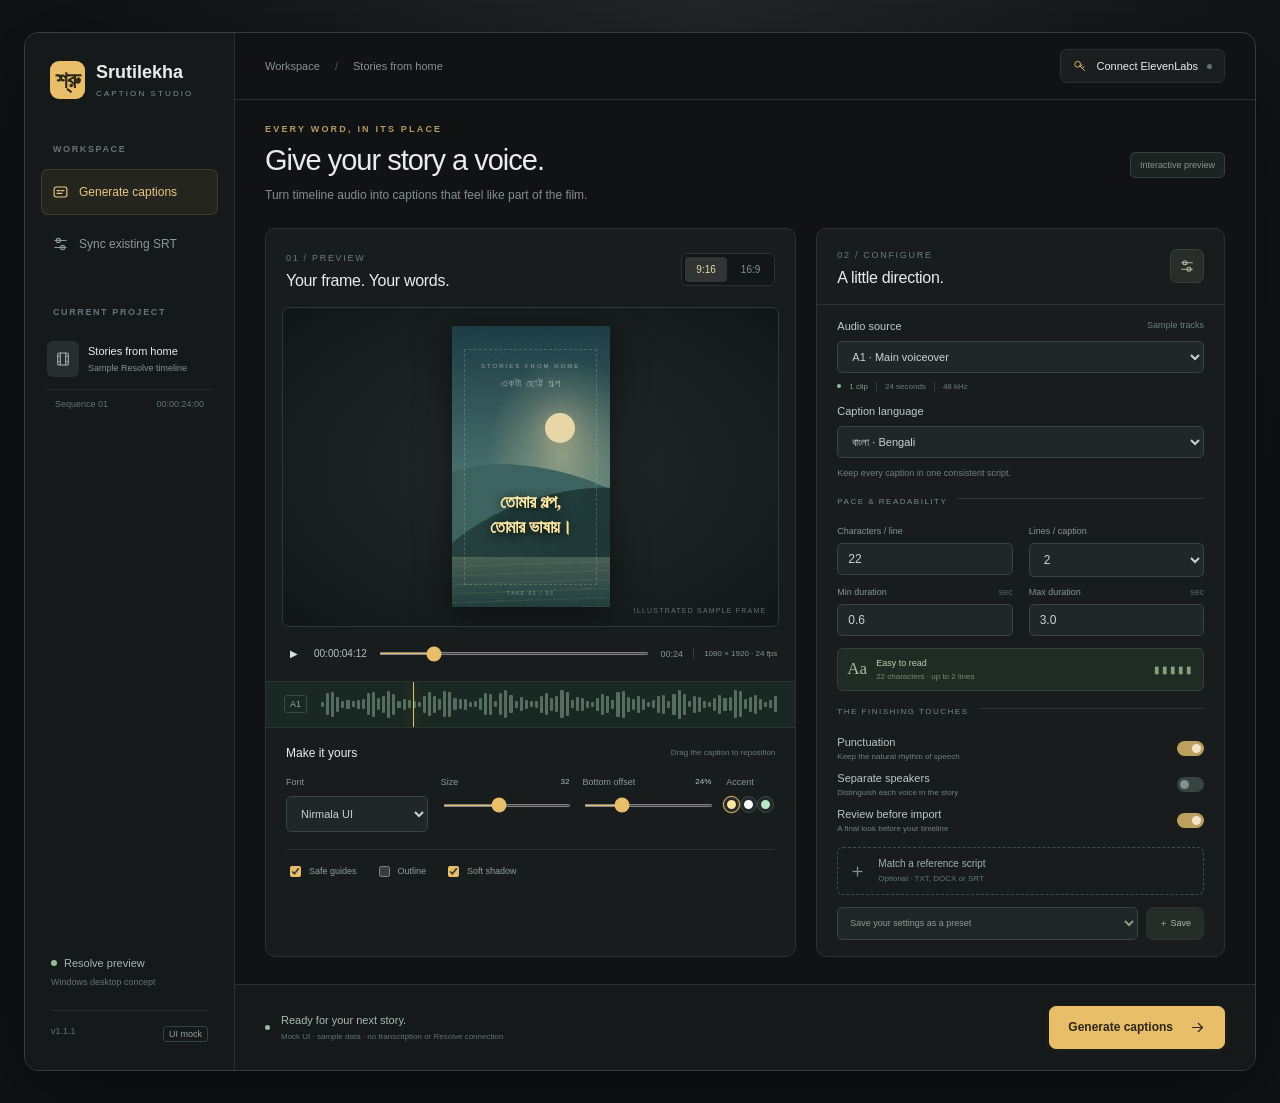
<file: browser-preview/index.html>
<!doctype html>
<html lang="en">
<head><meta charset="utf-8"><meta name="viewport" content="width=device-width,initial-scale=1"><title>Srutilekha · Caption studio</title><link rel="stylesheet" href="studio.css"></head>
<body>
<svg class="svg-library" xmlns="http://www.w3.org/2000/svg"><defs>
<symbol id="i-captions" viewBox="0 0 24 24"><rect x="3" y="5" width="18" height="14" rx="3"/><path d="M7 10h4m2 0h4M7 14h7"/></symbol>
<symbol id="i-sliders" viewBox="0 0 24 24"><path d="M4 7h16M4 17h16"/><circle cx="9" cy="7" r="3"/><circle cx="15" cy="17" r="3"/></symbol>
<symbol id="i-key" viewBox="0 0 24 24"><circle cx="8" cy="9" r="5"/><path d="m12 12 8 8m-4-4 3-3m-6 0 3-3"/></symbol>
<symbol id="i-arrow" viewBox="0 0 24 24"><path d="M5 12h14m-6-6 6 6-6 6"/></symbol>
<symbol id="i-film" viewBox="0 0 24 24"><rect x="4" y="3" width="16" height="18" rx="2"/><path d="M8 3v18M16 3v18M4 8h4m8 0h4M4 16h4m8 0h4"/></symbol>
<symbol id="i-check" viewBox="0 0 24 24"><path d="m5 12 4 4L19 6"/></symbol>
</defs></svg>
<div class="workspace">
<aside class="rail">
<a class="brand" href="#"><span class="brand-mark">শ্রু</span><span>Srutilekha<small>CAPTION STUDIO</small></span></a>
<div class="rail-label">WORKSPACE</div>
<button class="nav active" data-view="generate"><svg><use href="#i-captions"/></svg>Generate captions</button>
<button class="nav" data-view="sync"><svg><use href="#i-sliders"/></svg>Sync existing SRT</button>
<div class="rail-label projects-label">CURRENT PROJECT</div>
<div class="project"><span class="project-icon"><svg><use href="#i-film"/></svg></span><div>Stories from home<small>Sample Resolve timeline</small></div></div>
<div class="project-meta"><span>Sequence 01</span><span>00:00:24:00</span></div>
<div class="rail-bottom"><div class="resolve-state"><i></i> Resolve preview</div><small>Windows desktop concept</small><span class="version">v1.1.1 <span>UI mock</span></span></div>
</aside>
<div class="main">
<header><div class="breadcrumb">Workspace <span>/</span> Stories from home</div><button class="account" id="apiOpen"><svg><use href="#i-key"/></svg><span id="accountLabel">Connect ElevenLabs</span><i id="accountDot"></i></button></header>
<div class="page-heading"><div><div class="eyebrow">EVERY WORD, IN ITS PLACE</div><h1 id="pageTitle">Give your story a voice.</h1><p id="pageDescription">Turn timeline audio into captions that feel like part of the film.</p></div><span class="demo-badge">Interactive preview</span></div>
<div class="mobile-tabs"><button class="active" data-view="generate">Generate captions</button><button data-view="sync">Sync existing SRT</button></div>
<div class="studio-grid">
<section class="preview-panel">
<div class="panel-top"><div><span class="section-kicker">01 / PREVIEW</span><h2>Your frame. Your words.</h2></div><div class="segments"><button id="reel" class="active" aria-pressed="true">9:16</button><button id="hd" aria-pressed="false">16:9</button></div></div>
<div class="viewer" id="viewer"><div class="screen" id="screen" role="img" aria-label="Illustrated sample film frame with draggable subtitle"><div class="sky-glow"></div><div class="sun"></div><div class="hill hill-back"></div><div class="hill hill-front"></div><div class="water"></div><div class="film-grain"></div><div class="frame-label">STORIES FROM HOME<span>একটা ছোট্ট গল্প</span></div><div class="safe" id="safe"></div><div class="caption" id="caption">তোমার গল্প,<br>তোমার ভাষায়।</div><div class="frame-counter">TAKE 01 / 03</div></div><span class="viewer-note">ILLUSTRATED SAMPLE FRAME</span></div>
<div class="transport"><button id="play" aria-label="Play sample caption preview">▶</button><span class="time" id="time">00:00:04:12</span><input id="scrub" aria-label="Sample playhead" type="range" min="0" max="24" step="0.1" value="4.5"><span class="duration">00:24</span><span class="frame-spec" id="frameSpec">1080 × 1920 · 24 fps</span></div>
<div class="waveform" id="waveform" aria-hidden="true"><span class="wave-label">A1</span><div id="waveBars"></div><div class="wave-playhead" id="wavePlayhead"></div></div>
<div class="caption-style"><div class="style-title"><h3>Make it yours</h3><span>Drag the caption to reposition</span></div><div class="style-controls"><label>Font<select id="font"><option>Nirmala UI</option><option>Segoe UI</option><option>Arial</option></select></label><label>Size <output id="sizeValue">32</output><input id="size" type="range" min="20" max="48" value="32"></label><label>Bottom offset <output id="heightValue">24%</output><input id="height" type="range" min="8" max="70" value="24"></label><fieldset class="color-options"><legend>Accent</legend><button class="swatch selected" data-color="#ffe5a0" style="--swatch:#ffe5a0" aria-label="Warm gold caption" aria-pressed="true"></button><button class="swatch" data-color="#ffffff" style="--swatch:#ffffff" aria-label="White caption" aria-pressed="false"></button><button class="swatch" data-color="#b8e8c5" style="--swatch:#b8e8c5" aria-label="Mint caption" aria-pressed="false"></button></fieldset></div><div class="style-options"><label><input id="safezone" type="checkbox" checked>Safe guides</label><label><input id="outline" type="checkbox">Outline</label><label><input id="shadow" type="checkbox" checked>Soft shadow</label></div></div>
</section>
<section class="settings-panel">
<div class="panel-top settings-top"><div><span class="section-kicker">02 / CONFIGURE</span><h2>A little direction.</h2></div><span class="step-icon"><svg><use href="#i-sliders"/></svg></span></div>
<div class="settings-body">
<div class="field-block"><label for="track">Audio source <span>Sample tracks</span></label><select id="track"><option>A1 · Main voiceover</option><option>A2 · Interview dialogue</option></select><div class="source-meta"><i></i> 1 clip <span>24 seconds</span><span>48 kHz</span></div></div>
<div class="field-block"><label for="language">Caption language</label><select id="language"><option value="Bengali">বাংলা · Bengali</option><option>Auto-detect</option><option>Hindi</option><option>English</option><option>Assamese</option><option>Gujarati</option><option>Kannada</option><option>Malayalam</option><option>Marathi</option><option>Nepali</option><option>Odia</option><option>Punjabi</option><option>Tamil</option><option>Telugu</option></select><p class="field-hint">Keep every caption in one consistent script.</p></div>
<div class="sync-only" hidden><label class="upload" for="srt"><span>＋</span><div>Choose an existing SRT<small id="srtName">.srt subtitle file</small></div><input id="srt" type="file" accept=".srt"></label></div>
<div class="section-divider"><span>PACE & READABILITY</span></div>
<div class="numbers"><label>Characters / line<input id="chars" type="number" min="8" max="60" value="22"></label><label>Lines / caption<select id="lines"><option>2</option><option>1</option><option>3</option></select></label><label>Min duration <span>sec</span><input id="minSecs" type="number" min="0.2" max="4" step="0.1" value="0.6"></label><label>Max duration <span>sec</span><input id="maxSecs" type="number" min="1" max="12" step="0.1" value="3.0"></label></div>
<div class="reading"><span class="reading-icon">Aa</span><div><strong id="comfort">Easy to read</strong><small id="comfortDetail">22 characters · up to 2 lines</small></div><span class="reading-dots">▮▮▮▮▮</span></div>
<div class="section-divider"><span>THE FINISHING TOUCHES</span></div>
<label class="toggle-row"><span>Punctuation<small>Keep the natural rhythm of speech</small></span><input id="punct" type="checkbox" checked><span class="switch"></span></label>
<label class="toggle-row"><span>Separate speakers<small>Distinguish each voice in the story</small></span><input id="speakers" type="checkbox"><span class="switch"></span></label>
<label class="toggle-row"><span>Review before import<small>A final look before your timeline</small></span><input id="review" type="checkbox" checked><span class="switch"></span></label>
<label class="upload" for="reference"><span>＋</span><div>Match a reference script<small id="referenceName">Optional · TXT, DOCX or SRT</small></div><input id="reference" type="file" accept=".docx,.txt,.srt"></label>
<div class="preset-bar"><select id="preset" aria-label="Caption preset"><option value="">Save your settings as a preset</option></select><button id="savePreset" aria-label="Save caption preset">＋ Save</button></div>
</div></section>
</div>
<footer><div class="footer-state"><span class="footer-dot"></span><div id="status" role="status" aria-live="polite">Ready for your next story.<small>Mock UI · sample data · no transcription or Resolve connection</small></div></div><button class="primary" id="submit">Generate captions <svg><use href="#i-arrow"/></svg></button></footer>
</div></div>
<dialog id="apiDialog"><form method="dialog"><button class="close" aria-label="Close API settings">×</button></form><span class="modal-icon"><svg><use href="#i-key"/></svg></span><div class="eyebrow">YOUR ACCOUNT, YOUR API KEY</div><h2>Connect your voice engine.</h2><p>The desktop app lets each user connect their own ElevenLabs account.</p><label for="apiKey">ElevenLabs API key</label><div class="key-input"><input id="apiKey" type="password" readonly value="demo_preview_key_only" aria-describedby="keyHelp"><button id="showKey">Show</button></div><p id="keyHelp" class="field-hint">This mock uses a sample key. Real keys are entered in the desktop app and encrypted for your Windows user.</p><button class="primary modal-primary" id="demoConnect">Use demo connection <svg><use href="#i-arrow"/></svg></button></dialog>
<dialog id="reviewDialog"><form method="dialog"><button class="close" aria-label="Close caption review">×</button></form><div class="eyebrow">03 / REVIEW</div><h2>A story, in three moments.</h2><p>Sample captions for the mock timeline. Select a cue to preview it.</p><div id="cueList"></div><div class="review-note">Demo captions only. No media was uploaded or transcribed.</div><button class="primary modal-primary" id="mockImport">Finish preview <svg><use href="#i-check"/></svg></button></dialog>
<dialog id="presetDialog"><form id="presetForm"><h2>Keep this look.</h2><p>Save a preset in this browser for your next preview.</p><label for="presetName">Preset name</label><input id="presetName" required maxlength="60" placeholder="My Bengali reels"><div class="dialog-actions"><button type="button" id="cancelPreset">Cancel</button><button class="primary" type="submit">Save preset</button></div></form></dialog>
<script src="studio.js"></script>
</body></html>
</file>
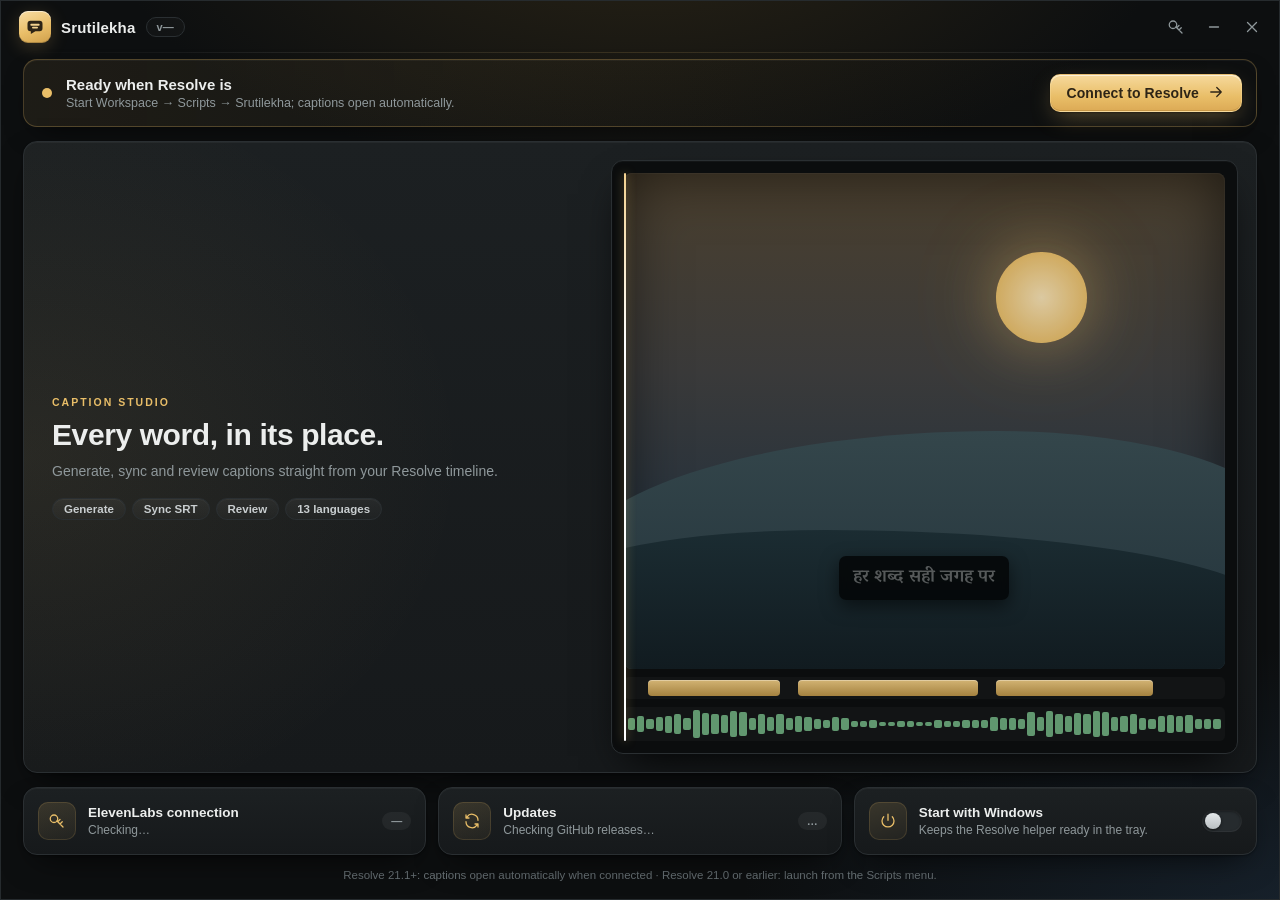
<file: ui/home.html>
<!doctype html>
<html lang="en">
<head>
<meta charset="utf-8">
<title>Srutilekha</title>
<link rel="stylesheet" href="common.css">
<link rel="stylesheet" href="home.css">
</head>
<body>
<header class="titlebar pywebview-drag-region">
  <div class="brand"><span class="mark" title="Srutilekha"><svg viewBox="0 0 24 24" aria-hidden="true"><path class="bubble" d="M6.5 4.5h11A3.5 3.5 0 0 1 21 8v5.5a3.5 3.5 0 0 1-3.5 3.5h-5L7 20.3V17h-.5A3.5 3.5 0 0 1 3 13.5V8a3.5 3.5 0 0 1 3.5-3.5Z"/><path class="lines" d="M7.5 9.3h9M9.5 12.7h5"/></svg></span><span class="name">Srutilekha</span><span class="pill" id="version">v—</span></div>
  <div class="chrome">
    <button class="icon-btn" id="openKey" title="API settings" data-icon="key"></button>
    <button class="icon-btn" id="minimize" title="Minimize" data-icon="min"></button>
    <button class="icon-btn close" id="close" title="Close" data-icon="x"></button>
  </div>
</header>

<main>
  <section class="banner" id="banner">
    <span class="dot"></span>
    <div class="banner-text">
      <strong id="statusTitle">Ready when Resolve is</strong>
      <span id="statusText">Start Workspace → Scripts → Srutilekha; captions open automatically.</span>
    </div>
    <button class="btn primary" id="connect">Connect to Resolve <span data-icon="arrow"></span></button>
  </section>

  <section class="hero card" id="heroCard" tabindex="0">
    <div class="hero-copy">
      <span class="kicker">CAPTION STUDIO</span>
      <h1>Every word, in its place.</h1>
      <p>Generate, sync and review captions straight from your Resolve timeline.</p>
      <div class="chips"><span>Generate</span><span>Sync SRT</span><span>Review</span><span>13 languages</span></div>
    </div>
    <div class="hero-art" aria-hidden="true">
      <div class="frame"><i class="sun"></i><i class="hill a"></i><i class="hill b"></i>
        <div class="caption"><span>हर शब्द</span> <span>सही जगह पर</span></div>
      </div>
      <div class="track sub"><i style="left:4%;width:22%"></i><i style="left:29%;width:30%"></i><i style="left:62%;width:26%"></i></div>
      <div class="track wave" id="wave"></div>
      <div class="playhead"></div>
    </div>
  </section>

  <section class="tiles">
    <button class="card tile" id="keyTile">
      <span class="tile-icon" data-icon="key"></span>
      <span class="tile-body"><strong>ElevenLabs connection</strong><small id="keyState">Checking…</small></span>
      <span class="badge" id="keyBadge">—</span>
    </button>
    <button class="card tile" id="updateTile">
      <span class="tile-icon" data-icon="refresh"></span>
      <span class="tile-body"><strong>Updates</strong><small id="updateState">Checking GitHub releases…</small></span>
      <span class="badge" id="updateBadge">…</span>
    </button>
    <label class="card tile">
      <span class="tile-icon" data-icon="power"></span>
      <span class="tile-body"><strong>Start with Windows</strong><small>Keeps the Resolve helper ready in the tray.</small></span>
      <input type="checkbox" class="switch" id="startup">
    </label>
  </section>

  <p class="foot">Resolve 21.1+: captions open automatically when connected · Resolve 21.0 or earlier: launch from the Scripts menu.</p>
</main>

<script src="common.js"></script>
<script src="home.js"></script>
</body>
</html>
</file>
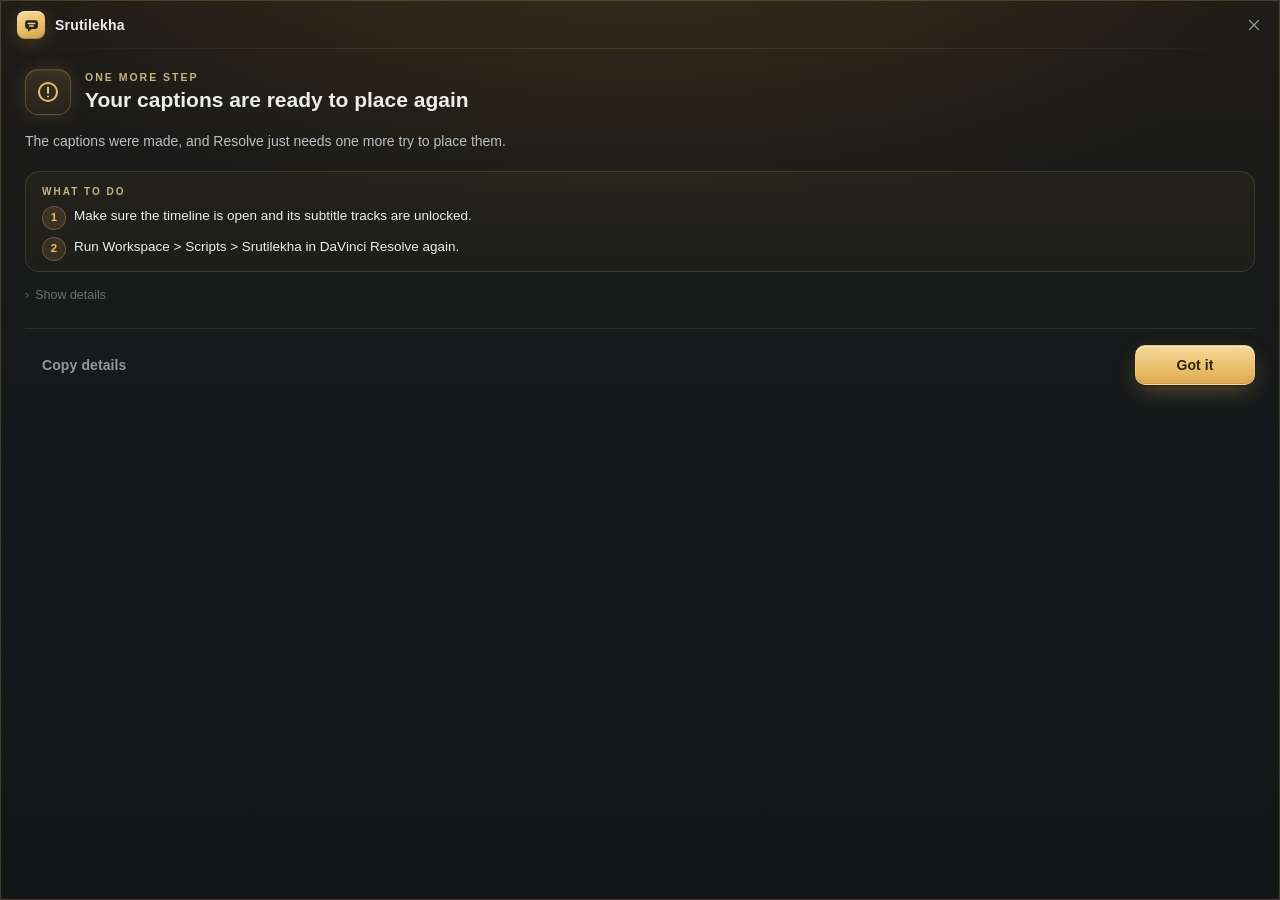
<file: ui/notice.html>
<!doctype html>
<html lang="en">
<head>
<meta charset="utf-8">
<title>Srutilekha</title>
<link rel="stylesheet" href="common.css">
<link rel="stylesheet" href="notice.css">
</head>
<body class="notice-window">
<div class="sheet" id="sheet">
  <header class="titlebar pywebview-drag-region">
    <div class="brand"><span class="mark" title="Srutilekha"><svg viewBox="0 0 24 24" aria-hidden="true"><path class="bubble" d="M6.5 4.5h11A3.5 3.5 0 0 1 21 8v5.5a3.5 3.5 0 0 1-3.5 3.5h-5L7 20.3V17h-.5A3.5 3.5 0 0 1 3 13.5V8a3.5 3.5 0 0 1 3.5-3.5Z"/><path class="lines" d="M7.5 9.3h9M9.5 12.7h5"/></svg></span><span class="name">Srutilekha</span></div>
    <div class="chrome">
      <button class="icon-btn close" id="close" title="Close" data-icon="x"></button>
    </div>
  </header>

  <main class="notice-body">
    <div class="notice-head">
      <span class="notice-glyph" id="glyph" aria-hidden="true">
        <svg viewBox="0 0 24 24" class="warn"><circle cx="12" cy="12" r="9"/><path d="M12 7.5v5.5m0 3.4v.1"/></svg>
        <svg viewBox="0 0 24 24" class="info"><circle cx="12" cy="12" r="9"/><path d="m8 12.3 2.7 2.7L16.2 9.5"/></svg>
      </span>
      <div class="notice-titles">
        <span class="kicker" id="kicker">ONE MORE STEP</span>
        <h2 id="title"></h2>
      </div>
    </div>
    <p class="notice-message" id="message"></p>

    <div class="done-steps" id="steps" hidden>
      <span class="kicker">What to do</span>
      <ol id="stepList"></ol>
    </div>

    <details class="done-details" id="details" hidden>
      <summary>Show details</summary>
      <pre id="detailsText"></pre>
    </details>
  </main>

  <footer class="notice-foot">
    <button class="btn ghost" id="copy" type="button" hidden>Copy details</button>
    <span class="grow"></span>
    <button class="btn primary" id="ok" type="button">Got it</button>
  </footer>
</div>
<div class="toast" id="toast"></div>

<script src="common.js"></script>
<script src="notice.js"></script>
</body>
</html>
</file>
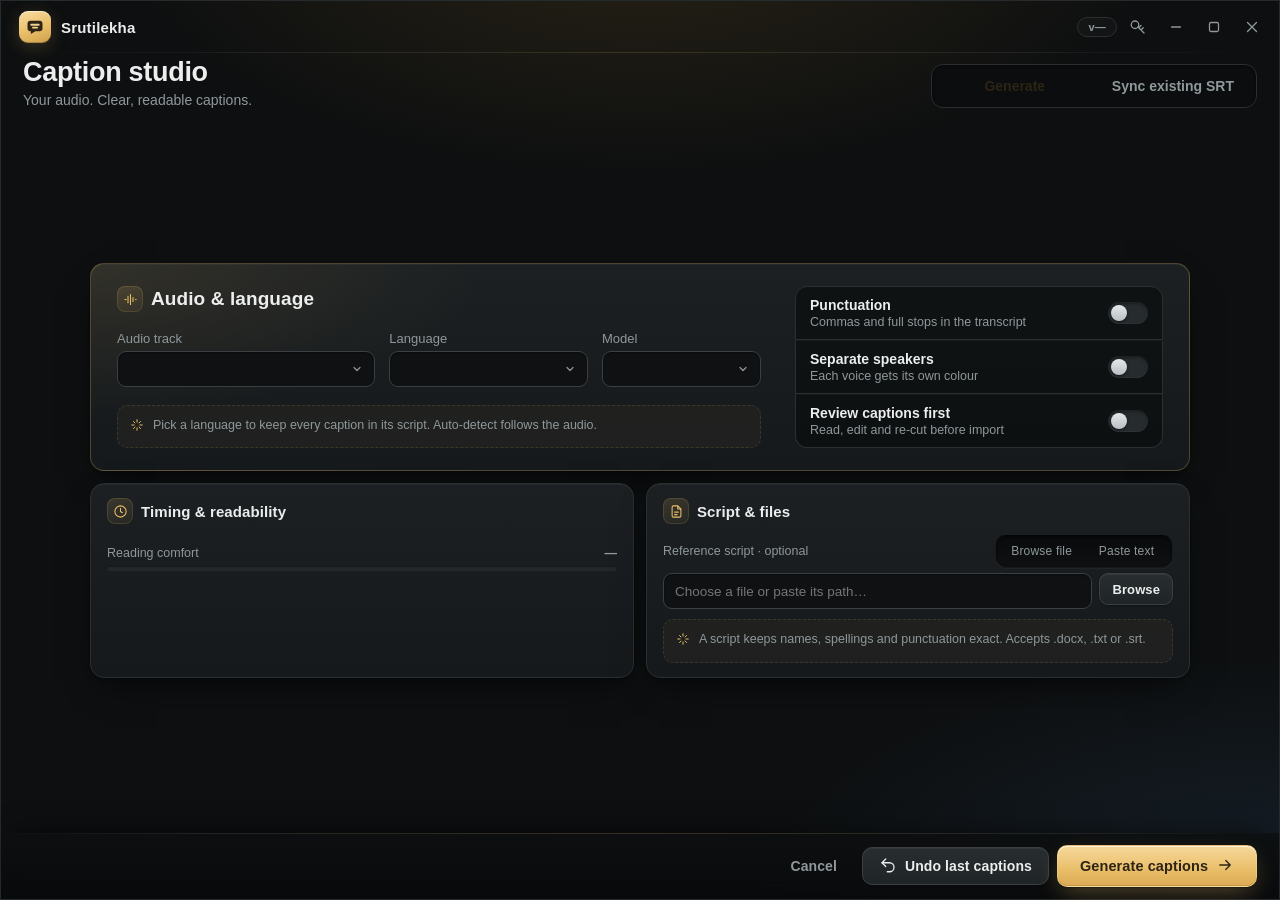
<file: ui/studio.html>
<!doctype html>
<html lang="en">
<head>
<meta charset="utf-8">
<title>Srutilekha · Caption studio</title>
<link rel="stylesheet" href="common.css">
<link rel="stylesheet" href="studio.css">
</head>
<body>
<header class="titlebar pywebview-drag-region">
  <div class="brand"><span class="mark" title="Srutilekha"><svg viewBox="0 0 24 24" aria-hidden="true"><path class="bubble" d="M6.5 4.5h11A3.5 3.5 0 0 1 21 8v5.5a3.5 3.5 0 0 1-3.5 3.5h-5L7 20.3V17h-.5A3.5 3.5 0 0 1 3 13.5V8a3.5 3.5 0 0 1 3.5-3.5Z"/><path class="lines" d="M7.5 9.3h9M9.5 12.7h5"/></svg></span><span class="name">Srutilekha</span><span class="crumb" id="crumb"></span></div>
  <div class="chrome">
    <button class="pill" id="versionPill" title="Check for updates">v—</button>
    <button class="icon-btn" id="openKey" title="API settings" data-icon="key"></button>
    <button class="icon-btn" id="minimize" title="Minimize" data-icon="min"></button>
    <button class="icon-btn" id="maximize" title="Maximize" data-icon="max"></button>
    <button class="icon-btn close" id="close" title="Cancel and close" data-icon="x"></button>
  </div>
</header>

<div class="view" id="formView">
<section class="heading">
  <div>
    <h1 id="pageTitle">Caption studio</h1>
    <p id="pageLead">Your audio. Clear, readable captions.</p>
  </div>
  <div class="segments" role="tablist" id="taskSeg" data-lock>
    <button data-task="Generate" class="active">Generate</button>
    <button data-task="Sync Existing">Sync existing SRT</button>
    <i class="seg-thumb"></i>
  </div>
</section>

<div class="workspace">
  <!-- ── settings ────────────────────────────────────────── -->
  <div class="settings">
    <section class="panel hero">
      <div class="hero-main">
        <div class="panel-head"><span class="sec-icon" data-icon="wave"></span><h3>Audio &amp; language</h3></div>
        <div class="pair">
          <label class="fld" data-lock><span>Audio track</span><select data-key="chosen" id="trackSel"></select></label>
          <label class="fld" title="Auto-detect follows the audio; a fixed language pins the transcript to its script"><span>Language</span><select data-key="lang" id="langSel"></select></label>
          <label class="fld" title="ElevenLabs speech-to-text model. Scribe v2 is the default; Scribe v3 is newer and more accurate. Each keeps its own transcript cache."><span>Model</span><select data-key="model" id="modelSel"></select></label>
        </div>
        <p class="panel-note"><span data-icon="sparkle"></span>Pick a language to keep every caption in its script. Auto-detect follows the audio.</p>
      </div>
      <div class="row-toggle" title="Adds commas and full stops to the transcript"><span>Punctuation<small>Commas and full stops in the transcript</small></span><input type="checkbox" class="switch" data-key="punct"></div>
      <div class="row-toggle" title="Detects who is speaking, so no cue mixes two voices. With two or more speakers, each voice after the first gets its own colour in Resolve; the first keeps the track's Track Style colour."><span>Separate speakers<small>Each voice gets its own colour</small></span><input type="checkbox" class="switch" data-key="diarize"></div>
      <hr>
      <div class="row-toggle" data-lock title="Stop to read and edit the cues, and re-split them without transcribing again"><span>Review captions first<small>Read, edit and re-cut before import</small></span><input type="checkbox" class="switch" data-key="review"></div>
    </section>

    <section class="panel">
      <div class="panel-head"><span class="sec-icon" data-icon="clock"></span><h3>Timing &amp; readability</h3></div>
      <div class="num-grid" id="numGrid"></div>
      <div class="comfort" id="comfort" title="Reading comfort reflects the selected reading speed. Lower CPS allows more time per cue.">
        <div><span>Reading comfort</span><b id="comfortVerdict">—</b></div>
        <i><em id="comfortBar"></em></i>
      </div>
    </section>

    <section class="panel">
      <div class="panel-head"><span class="sec-icon" data-icon="file"></span><h3>Script &amp; files</h3></div>
      <div class="fld script-fld" id="scriptField">
        <div class="fld-head">
          <span>Reference script · optional</span>
          <div class="mini-seg" role="tablist" id="scriptSeg" title="Use a script file, or paste the script text">
            <button type="button" data-mode="file">Browse file</button>
            <button type="button" data-mode="paste">Paste text</button>
            <i class="seg-thumb"></i>
          </div>
        </div>
        <div class="path" id="scriptFile" title="Use a .docx, .txt or .srt script to match spellings and punctuation."><input data-key="ref_script" placeholder="Choose a file or paste its path…" spellcheck="false"><button class="btn sm" data-browse="script">Browse</button></div>
        <div class="paste-box" id="scriptPaste" hidden>
          <textarea data-key="ref_text" id="refText" placeholder="Paste or type the script here. Names, spellings and punctuation in it are matched to the captions." spellcheck="false"></textarea>
          <div class="paste-foot"><span id="pasteCount">Empty</span><button type="button" class="btn ghost sm" id="pasteClear">Clear</button></div>
        </div>
      </div>
      <label class="fld" id="syncField" title="The file whose text is right but whose timing is wrong. Its words are kept; only the timings are rebuilt." hidden>
        <span>Existing SRT</span>
        <div class="path"><input data-key="sync_srt" placeholder="Choose a file or paste its path…" spellcheck="false"><button class="btn sm" data-browse="srt">Browse</button></div>
      </label>
      <p class="panel-note" id="scriptNote"><span data-icon="sparkle"></span><span id="scriptNoteText">A script keeps names, spellings and punctuation exact. Accepts .docx, .txt or .srt.</span></p>
    </section>

  </div>
</div>

<footer class="actionbar">
  <span class="summary" id="summary"></span>
  <button class="btn ghost" id="cancelBtn">Cancel</button>
  <button class="btn" id="undoBtn"><span data-icon="undo"></span>Undo last captions</button>
  <button class="btn" id="altBtn" hidden></button>
  <button class="btn primary go" id="goBtn"><span id="goText">Generate captions</span><span data-icon="arrow"></span></button>
</footer>
</div>

<!-- ── review & split ─────────────────────────────────────── -->
<div class="view review-view" id="reviewView" hidden>
  <section class="heading">
    <div>
      <h1>Review &amp; split</h1>
      <p>Drag any value to re-cut instantly — the transcript is reused, nothing is re-transcribed.</p>
    </div>
    <div class="review-meta">
      <div class="rv-stats">
        <div class="rv-stat gold"><b id="rvCues">0</b><span>cues</span></div>
        <div class="rv-stat good" id="rvCpsBox"><b id="rvCps">0</b><span>avg cps</span></div>
        <div class="rv-stat good" id="rvIssueBox"><b id="rvIssues">0</b><span>need attention</span></div>
      </div>
      <span class="badge ok local-badge" title="Re-cuts run on this PC. No API call."><span data-icon="check"></span>Re-cuts run locally · no API call</span>
    </div>
  </section>
  <div class="review-grid">
    <aside class="panel side-panel">
      <div class="panel-head"><span class="sec-icon" data-icon="sparkle"></span><h3 id="inspTitle">No cue selected</h3></div>
      <div class="mini-viewport" id="miniViewport">
        <div class="frame" id="miniFrame">
          <div class="scene"><i class="sun"></i><i class="hill a"></i><i class="hill b"></i></div>
          <div class="cap" id="miniCap"></div>
        </div>
      </div>
      <hr>
      <div class="panel-head"><span class="sec-icon" data-icon="clock"></span><h3>Split</h3></div>
      <div class="recipes" id="recipes" title="Three starting points for the cut. They set the six values below and nothing else."></div>
      <div class="split-fields" id="splitFields"></div>
    </aside>

    <section class="cue-column">
      <div class="cue-tools">
        <div class="chips" id="filterChips"></div>
        <label class="search"><span data-icon="search"></span><input id="cueSearch" placeholder="Find in cues…" spellcheck="false"></label>
      </div>
      <div class="cue-list" id="cueList"></div>
      <div class="cue-foot">
        <span id="cueStatus"></span>
        <span class="keys"><kbd>Enter</kbd> split <kbd>Ctrl M</kbd> merge <kbd>Ctrl Del</kbd> delete</span>
      </div>
    </section>

  </div>
  <footer class="actionbar">
    <button class="btn" id="reviewBack" title="Back to the settings. The transcript is kept: nothing is transcribed again unless you choose Regenerate."><span data-icon="back"></span>Back</button>
    <span class="summary" id="reviewSummary"></span>
    <button class="btn ghost" id="reviewCancel">Cancel</button>
    <button class="btn primary go" id="applyBtn"><span id="applyText">Apply captions</span><span data-icon="arrow"></span></button>
  </footer>
</div>

<!-- ── progress / done ─────────────────────────────────────── -->
<div class="view run-view" id="runView" hidden>
  <section class="run-card" id="progressCard">
    <span class="kicker" id="runKicker">WORKING</span>
    <div class="ring" aria-hidden="true">
      <svg viewBox="0 0 168 168"><defs><linearGradient id="ringGrad" x1="0" y1="0" x2="1" y2="1"><stop offset="0" stop-color="#f3d18f"/><stop offset="1" stop-color="#c99d4a"/></linearGradient></defs>
        <circle class="glow" cx="84" cy="84" r="74"/><circle class="track" cx="84" cy="84" r="74"/><circle class="val" id="runRing" cx="84" cy="84" r="74"/></svg>
      <div class="ring-mid"><b id="runPct">0%</b><span>DONE</span></div>
    </div>
    <h2 id="runTitle">Transcribing audio</h2>
    <p class="run-msg" id="runMsg">Preparing…</p>
    <ol class="stages" id="runStages"></ol>
    <div class="run-foot">
      <span class="elapsed" id="runElapsed">0s</span>
      <button class="btn ghost" id="runCancel">Cancel</button>
    </div>
  </section>

  <section class="run-card done-card" id="doneCard" hidden>
    <div class="done-mark" id="doneMark">
      <svg viewBox="0 0 52 52" class="tick"><circle cx="26" cy="26" r="24"/><path d="M15 27l7 7 15-16"/></svg>
      <svg viewBox="0 0 52 52" class="warn"><circle cx="26" cy="26" r="24"/><path d="M26 23v13m0-20v1"/></svg>
    </div>
    <h2 id="doneTitle">Done</h2>
    <p class="done-head" id="doneHeadline"></p>
    <div class="done-tiles" id="doneTiles"></div>
    <ul class="done-body" id="doneBody"></ul>
    <dl class="done-meta" id="doneMeta"></dl>
    <div class="done-steps" id="doneSteps" hidden>
      <span class="kicker">What to do</span>
      <ol id="doneStepList"></ol>
    </div>
    <details class="done-details" id="doneDetails" hidden>
      <summary>Show details</summary>
      <pre id="doneDetailsText"></pre>
      <button class="btn sm ghost" id="doneCopy" type="button">Copy details</button>
    </details>
    <p class="done-saved-to" id="doneSavedTo" hidden></p>
    <div class="done-foot">
      <span class="elapsed" id="doneElapsed"></span>
      <div class="done-actions">
        <button class="btn" id="doneSave" data-icon="download" hidden title="Save the captions this run placed as an .srt file. Edits you make later in Resolve are not in it."><span class="lbl">Save SRT…</span></button>
        <button class="btn primary" id="doneClose">Close</button>
      </div>
    </div>
  </section>
</div>

<script src="common.js"></script>
<script src="studio.js"></script>
<script src="review.js"></script>
</body>
</html>
</file>
<file: browser-preview/studio.css>
:root{color-scheme:dark;--bg:#101213;--panel:#191c1d;--line:#2c3031;--muted:#858e90;--text:#e9eceb;--gold:#e9be68;--green:#92bd9b;font:13px 'Segoe UI',Arial,sans-serif}*{box-sizing:border-box}body{margin:0;background:radial-gradient(ellipse at 55% 0,#24282a,transparent 65%),#101213;color:var(--text);padding:32px 24px}button,input,select{font:inherit}button{cursor:pointer;color:inherit;border:1px solid var(--line);background:#222627;border-radius:7px;padding:9px 12px;transition:background .18s,transform .18s}button:hover{background:#303536}button:active{transform:translateY(1px)}button:disabled{cursor:wait;opacity:.7}button:focus-visible,a:focus-visible,input:focus-visible,select:focus-visible{outline:2px solid var(--gold);outline-offset:3px}svg{width:20px;height:20px;fill:none;stroke:currentColor;stroke-width:1.6;stroke-linecap:round;stroke-linejoin:round;flex-shrink:0}.svg-library{display:none}.workspace{max-width:1480px;margin:auto;display:grid;grid-template-columns:210px minmax(0,1fr);border:1px solid #373c3e;border-radius:14px;overflow:hidden;box-shadow:0 24px 100px #0007;background:var(--bg)}.rail{background:#16191a;padding:28px 16px;display:flex;flex-direction:column;border-right:1px solid var(--line)}.brand{display:flex;align-items:center;gap:11px;color:var(--text);text-decoration:none;font-size:18px;font-weight:600;margin:0 9px 45px}.brand-mark{display:grid;place-items:center;width:35px;height:38px;flex-shrink:0;border-radius:9px;background:var(--gold);color:#2e2617;font-size:23px;font-family:'Nirmala UI',sans-serif}.brand small{display:block;font-size:8px;color:var(--muted);letter-spacing:2.1px;font-weight:500;margin-top:6px}.rail-label{color:#687275;font-size:9px;font-weight:600;letter-spacing:1.6px;margin:0 12px 12px}.nav{width:100%;display:flex;align-items:center;gap:10px;text-align:left;background:transparent;border:1px solid transparent;padding:12px 10px;margin:3px 0;color:#8e9799;font-size:12px}.nav svg{width:17px}.nav.active{background:#e9be6812;border-color:#e9be6825;color:#e9c680}.projects-label{margin-top:37px}.project{display:flex;align-items:center;gap:9px;padding:12px 6px;font-size:11px}.project small{display:block;font-size:9px;color:var(--muted);margin-top:6px}.project-icon{display:grid;place-items:center;background:#282e30;border-radius:6px;width:32px;height:36px;color:#a3aeac;flex-shrink:0}.project-icon svg{width:16px}.project-meta{font-size:9px;color:#657174;display:flex;justify-content:space-between;padding:9px 9px;border-top:1px solid #24292a;margin:0 5px}.rail-bottom{margin-top:auto;padding:55px 10px 0;font-size:11px;color:#a5b5ae}.resolve-state{display:flex;align-items:center;gap:7px}.resolve-state i,.source-meta i,.account i,.footer-dot{width:6px;height:6px;border-radius:50%;background:var(--green);display:inline-block}.rail-bottom>small{display:block;margin-top:8px;font-size:9px;color:#677174}.version{display:flex;justify-content:space-between;border-top:1px solid #2a3031;margin-top:23px;padding-top:15px;color:#657174;font-size:9px}.version span{border:1px solid #374140;padding:2px 5px;border-radius:3px;color:#92a09b}.main{min-width:0}header{height:67px;border-bottom:1px solid var(--line);padding:0 30px;display:flex;justify-content:space-between;align-items:center}.breadcrumb{color:#879193;font-size:11px}.breadcrumb span{color:#505b5e;margin:0 12px}.account{display:flex;align-items:center;gap:9px;background:#1a1e1f;font-size:11px}.account svg{width:14px;height:14px;color:var(--gold)}.account i{background:#657073;width:5px;height:5px}.page-heading{padding:30px 30px 25px;display:flex;justify-content:space-between;align-items:center}.eyebrow{font-size:9px;letter-spacing:2.2px;font-weight:600;color:#b79961}h1{font-size:29px;font-weight:500;letter-spacing:-1px;margin:10px 0 9px}p{color:var(--muted);line-height:1.65;margin:0;font-size:12px}.demo-badge{font-size:9px;color:#899591;border:1px solid #34403b;background:#1b2420;padding:7px 9px;border-radius:5px;white-space:nowrap;margin-left:15px}.studio-grid{padding:0 30px 27px;display:grid;grid-template-columns:minmax(0,1.3fr) minmax(340px,1fr);gap:20px}.preview-panel,.settings-panel{border:1px solid var(--line);border-radius:10px;background:var(--panel);overflow:hidden}.panel-top{padding:20px 20px 17px;display:flex;justify-content:space-between;align-items:center}.section-kicker{font-size:9px;color:#6e7c7f;letter-spacing:1.7px}h2{font-size:16px;font-weight:500;letter-spacing:-.3px;margin:8px 0 0}.segments{display:flex;padding:3px;background:#121617;border:1px solid var(--line);border-radius:6px;gap:3px}.segments button{border:0;background:transparent;font-size:10px;padding:7px 11px;color:#838f91;border-radius:4px}.segments .active{background:#303533;color:#ecd4a1}.viewer{position:relative;display:flex;align-items:center;justify-content:center;background:radial-gradient(ellipse at center,#242b2c,#121617);height:350px;margin:0 16px;border:1px solid #303738;border-radius:7px;overflow:hidden}.screen{width:174px;aspect-ratio:9/16;position:relative;overflow:hidden;background:linear-gradient(#173840,#46716d 58%,#b99a69 85%,#2a524f);box-shadow:0 7px 35px #0008;touch-action:none;cursor:ns-resize;border-radius:2px;transition:width .25s}.screen.hd{width:92%;max-width:460px;aspect-ratio:16/9}.sky-glow{position:absolute;inset:0;background:radial-gradient(ellipse at 70% 47%,#efdca470,transparent 48%)}.sun{position:absolute;top:31%;right:22%;width:30px;height:30px;border-radius:100%;background:#ead6a5;box-shadow:0 0 28px #edd7a365}.hill{position:absolute;width:160%;height:42%;left:-20%;border-radius:50% 50% 0 0;transform:rotate(-10deg)}.hill-back{top:51%;background:#38605d;transform:rotate(14deg)}.hill-front{top:61%;background:linear-gradient(135deg,#223f3d,#142d2b);transform:rotate(-19deg)}.water{position:absolute;inset:82% 0 0;background:repeating-linear-gradient(178deg,#a4ae8518 0 1px,transparent 2px 9px),linear-gradient(#435c50,#1b3937)}.film-grain{position:absolute;inset:0;opacity:.09;background-image:url("data:image/svg+xml,%3Csvg viewBox='0 0 180 180' xmlns='http://www.w3.org/2000/svg'%3E%3Cfilter id='n'%3E%3CfeTurbulence type='fractalNoise' baseFrequency='.9' numOctaves='3' stitchTiles='stitch'/%3E%3C/filter%3E%3Crect width='100%25' height='100%25' opacity='.8' filter='url(%23n)'/%3E%3C/svg%3E");pointer-events:none}.frame-label{position:absolute;top:13%;left:0;right:0;text-align:center;color:#d8ddd39c;font-size:6px;letter-spacing:2px}.frame-label span{display:block;color:#d3dbd19c;font-size:11px;letter-spacing:1px;margin-top:8px;font-family:'Nirmala UI',sans-serif}.safe{position:absolute;inset:8%;border:1px dashed #ddd8bd37;pointer-events:none}.caption{position:absolute;left:6%;width:88%;bottom:24%;text-align:center;font-family:'Nirmala UI',sans-serif;font-weight:700;font-size:20px;line-height:1.38;letter-spacing:-.3px;color:#ffe5a0;text-shadow:0 2px 10px #000c;white-space:pre-line;overflow-wrap:anywhere}.frame-counter{position:absolute;bottom:4%;left:0;width:100%;text-align:center;letter-spacing:1.5px;font-size:5px;color:#bac4b8a0}.viewer-note{position:absolute;bottom:12px;right:12px;font-size:7px;letter-spacing:1.2px;color:#667173}.transport{display:flex;align-items:center;gap:10px;padding:15px 18px;font-size:9px;color:#879493}.transport button{padding:0;border:0;background:transparent;width:20px;height:24px;color:#d8e1d9;font-size:10px}.time{font-variant-numeric:tabular-nums;font-size:10px;color:#bac2bd}.transport input{min-width:20px;flex:1}.frame-spec{font-size:8px;border-left:1px solid #3b4441;padding-left:10px;white-space:nowrap}.waveform{position:relative;height:47px;border-top:1px solid #2a3430;border-bottom:1px solid #2a3430;background:#1a2823;display:flex;align-items:center;gap:14px;padding:0 18px;overflow:hidden}.wave-label{font-size:9px;color:#8aab97;border:1px solid #3a4c41;padding:3px 5px;border-radius:3px}.waveform #waveBars{display:flex;gap:2px;align-items:center;flex:1;height:32px;opacity:.6}.waveform b{display:block;flex:1;background:#7b9b86;min-width:1px;border-radius:1px}.wave-playhead{position:absolute;top:0;bottom:0;left:26%;background:var(--gold);width:1px;box-shadow:0 0 12px #e9be6880}.caption-style{padding:18px 20px 20px}.style-title{display:flex;justify-content:space-between;align-items:center;margin-bottom:17px}h3{font-size:12px;font-weight:500;margin:0}.style-title span{font-size:8px;color:#6f7a7b}.style-controls{display:grid;grid-template-columns:1.1fr 1fr 1fr auto;gap:13px;align-items:start}.style-controls label{font-size:9px;color:#8b9797}.style-controls label select{margin-top:9px}.style-controls output{float:right;color:#b8c4b9;font-size:8px}.style-controls input{display:block;width:100%;margin-top:17px}.color-options{border:0;margin:0;padding:0;white-space:nowrap}.color-options legend{font-size:9px;color:#8b9797;margin-bottom:10px}.swatch{padding:0;width:15px;height:15px;background:var(--swatch);border:3px solid #242a29;margin-right:2px;border-radius:50%;outline:1px solid #424b48}.swatch:hover{background:var(--swatch)}.swatch.selected{outline-color:#e9be68;box-shadow:0 0 0 2px #e9be6825}.style-options{border-top:1px solid #2a3030;margin-top:17px;padding-top:13px;display:flex;gap:18px;font-size:9px;color:#929e9d}.style-options label{display:flex;align-items:center;gap:5px}.style-options input{width:11px;height:11px;accent-color:var(--gold)}input[type=range]{height:3px;accent-color:var(--gold);cursor:pointer}select,input[type=number],input[type=text],input[type=password],input:not([type]){color:#cbd2ce;border:1px solid #3b4242;background:#212627;border-radius:5px;padding:10px;width:100%;min-width:0;font-size:11px}select{cursor:pointer}.step-icon{background:#282d29;border:1px solid #384035;color:#b0b99e;border-radius:7px;padding:8px;display:flex}.step-icon svg{width:16px;height:16px}.settings-top{border-bottom:1px solid var(--line);padding-bottom:19px}.settings-body{padding:19px 20px}.field-block{margin-bottom:19px}.field-block>label{display:flex;justify-content:space-between;font-size:11px;margin-bottom:9px;color:#c1cbc6}.field-block>label span{color:#6e7c7b;font-size:9px}.source-meta{display:flex;gap:8px;font-size:8px;color:#85988b;margin-top:9px;align-items:center}.source-meta i{width:4px;height:4px}.source-meta span{color:#707d79;border-left:1px solid #354039;padding-left:8px}.field-hint{font-size:9px;margin-top:8px;color:#72807d}.section-divider{border-top:1px solid #303635;margin:22px 0 17px;position:relative}.section-divider span{background:var(--panel);position:relative;top:-7px;padding-right:10px;font-size:8px;letter-spacing:1.5px;color:#7a8885}.numbers{display:grid;grid-template-columns:1fr 1fr;gap:13px 16px}.numbers label{font-size:9px;color:#879693}.numbers label span{float:right;color:#566660}.numbers input,.numbers select{display:block;margin-top:7px;font-size:12px;padding:8px 10px}.reading{display:flex;align-items:center;gap:9px;padding:11px;background:#202b24;border:1px solid #354237;border-radius:6px;margin-top:15px}.reading-icon{font-size:17px;font-family:Georgia,serif;color:#a8be9e}.reading strong{font-size:9px;font-weight:500;display:block;color:#b6cfb1}.reading small{font-size:8px;display:block;color:#728b72;margin-top:4px}.reading-dots{margin-left:auto;letter-spacing:2px;font-size:10px;color:#85a17f}.toggle-row{display:flex;align-items:center;justify-content:space-between;position:relative;margin:13px 0;font-size:11px;color:#bdc7c2;cursor:pointer}.toggle-row small{display:block;font-size:8px;margin-top:4px;color:#71807a}.toggle-row input{position:absolute;right:0;width:28px;height:16px;opacity:0;cursor:pointer}.switch{width:27px;height:15px;border-radius:20px;background:#394341;pointer-events:none;flex-shrink:0}.switch:after{content:'';display:block;width:9px;height:9px;border-radius:50%;background:#82918a;margin:3px;transition:transform .2s}.toggle-row input:checked+.switch{background:#bda060}.toggle-row input:checked+.switch:after{background:#f4e5c4;transform:translateX(12px)}.toggle-row input:focus-visible+.switch{outline:2px solid var(--gold);outline-offset:3px}.upload{display:flex;gap:11px;align-items:center;border:1px dashed #424c48;border-radius:6px;padding:11px;margin-top:20px;color:#a2b0a8;font-size:10px;cursor:pointer;position:relative;overflow:hidden}.upload>span{font-size:19px;color:#81968a}.upload small{display:block;font-size:8px;color:#64796c;margin-top:5px;max-width:260px;overflow:hidden;text-overflow:ellipsis;white-space:nowrap}.upload input{position:absolute;inset:0;opacity:0;cursor:pointer;width:100%}.upload:focus-within{outline:2px solid var(--gold);outline-offset:3px}.preset-bar{display:flex;gap:8px;margin-top:16px}.preset-bar select{font-size:9px;padding:8px;color:#8b9b90}.preset-bar button{font-size:9px;white-space:nowrap;background:#252d28;color:#abb9ad}.main footer{display:flex;align-items:center;justify-content:space-between;gap:20px;padding:21px 30px;border-top:1px solid var(--line);background:#15191a}.footer-state{display:flex;align-items:center;gap:11px;color:#a9bbb0;font-size:11px}.footer-dot{width:5px;height:5px}.footer-state small{display:block;font-size:8px;color:#64736c;margin-top:6px}.primary{background:var(--gold);border-color:var(--gold);color:#2d2618;font-weight:600;display:flex;align-items:center;justify-content:center;gap:16px;font-size:12px;padding:12px 18px;box-shadow:0 2px 10px #e9be6810}.primary:hover{background:#f2cf88;border-color:#f2cf88}.primary svg{width:17px;height:17px}dialog{background:#1b2021;color:var(--text);border:1px solid #48514d;border-radius:14px;padding:34px;width:min(460px,calc(100% - 32px));box-shadow:0 30px 100px #0008}dialog::backdrop{background:#060c0bcc;backdrop-filter:blur(5px)}dialog h2{font-size:24px;margin:12px 0}dialog p{font-size:11px;margin-bottom:23px}.close{position:absolute;right:14px;top:12px;font-size:20px;background:transparent;border:0;color:#8d9994}.modal-icon{display:flex;width:44px;height:44px;background:#e9be6812;border:1px solid #e9be682b;border-radius:11px;align-items:center;justify-content:center;color:var(--gold);margin-bottom:22px}dialog>label,dialog form>label{display:block;font-size:11px;color:#b4c1b7;margin-bottom:9px}.key-input{display:flex;border:1px solid #455049;border-radius:7px;overflow:hidden}.key-input input{border:0;background:#151b18;font-size:13px}.key-input button{border:0;border-radius:0;background:#28322b;color:#99ae9e;font-size:10px}.modal-primary{width:100%;margin-top:20px}dialog .field-hint{font-size:10px;line-height:1.7;margin-top:12px}.cue{display:flex;gap:15px;width:100%;text-align:left;margin:8px 0;padding:15px;background:#252d29}.cue small{color:#7a9281;font-size:9px;font-variant-numeric:tabular-nums;white-space:nowrap}.cue span{line-height:1.55;color:#d2dfd0;font-family:'Nirmala UI',sans-serif}.review-note{font-size:9px;color:#84978a;margin-top:19px;line-height:1.6}.dialog-actions{display:flex;justify-content:flex-end;gap:10px;margin-top:22px}[hidden]{display:none!important}@media(min-width:1550px){body{padding-top:50px}.viewer{height:420px}.screen{width:214px}.settings-body{padding-top:25px}.field-block{margin-bottom:24px}.toggle-row{margin:17px 0}.numbers{gap:18px 16px}}@media(max-width:1150px){body{padding:18px 12px}.workspace{grid-template-columns:175px minmax(0,1fr)}.rail{padding:24px 10px}.brand{font-size:16px;gap:8px}.brand-mark{width:30px}.nav{font-size:10px}.studio-grid{padding:0 20px 22px;gap:14px;grid-template-columns:minmax(0,1fr) 320px}header,.page-heading{padding-left:20px;padding-right:20px}.frame-spec{display:none}.style-controls{grid-template-columns:1fr 1fr}.style-title span{font-size:7px}.style-options{gap:8px}.settings-body,.panel-top{padding-left:16px;padding-right:16px}}@media(max-width:930px){.workspace{grid-template-columns:1fr}.rail{display:none}.studio-grid{grid-template-columns:minmax(0,1fr) 340px}h1{font-size:26px}.viewer{height:340px}}@media(max-width:710px){body{padding:10px}.studio-grid{grid-template-columns:1fr;padding:0 15px 20px}.page-heading{padding:24px 16px;display:block}.demo-badge{display:inline-block;margin:15px 0 0}header{padding:0 16px}.breadcrumb{font-size:9px}.breadcrumb span{margin:0 6px}.account{font-size:9px;padding:8px}.account svg{display:none}h1{font-size:27px}.page-heading p{font-size:11px}.viewer{height:350px}.style-controls{grid-template-columns:1fr 1fr 1fr}.color-options{grid-column:1/-1}.style-title span{font-size:8px}.style-options{gap:18px}.main footer{padding:18px 16px;flex-direction:column;align-items:stretch}.primary{width:100%}.footer-state small{line-height:1.6}.settings-body{padding:20px}.settings-panel{margin-top:4px}}@media(prefers-reduced-motion:reduce){*{transition:none!important}dialog::backdrop{backdrop-filter:none}}
/* Compact the settings rail so the full workflow stays close to one screen. */
.mobile-tabs{display:none}.settings-body{padding-top:15px;padding-bottom:16px}.field-block{margin-bottom:14px}.settings-body select{padding-top:8px;padding-bottom:8px}.section-divider{margin:17px 0 12px}.numbers{gap:10px 16px}.reading{padding:9px;margin-top:12px}.toggle-row{margin:11px 0}.upload{margin-top:14px;padding:10px}.preset-bar{margin-top:12px}.page-heading{padding-top:24px;padding-bottom:22px}.viewer{height:320px}.screen{width:158px}.settings-panel .panel-top{padding-top:17px;padding-bottom:17px}
@media(min-width:1550px){.viewer{height:390px}.screen{width:194px}.settings-body{padding-top:20px;padding-bottom:20px}.field-block{margin-bottom:18px}.toggle-row{margin:14px 0}}
@media(max-width:930px){.mobile-tabs{display:flex;gap:8px;padding:0 20px 18px}.mobile-tabs button{font-size:10px;background:#191e1d;color:#91a095}.mobile-tabs .active{color:#e9c680;border-color:#e9be6844;background:#e9be6812}.viewer{height:340px}.screen{width:168px}}
@media(max-width:710px){.mobile-tabs{padding:0 16px 20px}.viewer{height:350px}.screen{width:174px}.settings-body{padding:20px}.field-block{margin-bottom:20px}.toggle-row{margin:16px 0}.section-divider{margin:22px 0 17px}.upload{margin-top:20px}.preset-bar{margin-top:16px}}
</file>
<file: ui/common.css>
/* Shared tokens and components for every Srutilekha WebView2 window. */
:root {
  color-scheme: dark;
  --bg: #0d0f10;
  --panel: #16191b;
  --panel-2: #1c2022;
  --field: #0f1112;
  --line: #2a2f32;
  --line-2: #3a4044;
  --text: #eceeed;
  --muted: #8f989b;
  --dim: #677074;
  --gold: #e9be68;
  --gold-2: #f3d18f;
  --gold-ink: #2d2416;
  --green: #8fcf9e;
  --red: #e5675b;
  --radius: 14px;
  font: 14px "Segoe UI Variable Text", "Segoe UI", "Nirmala UI", sans-serif;
}
* { box-sizing: border-box; }
html, body { height: 100%; margin: 0; }
body {
  background:
    radial-gradient(ellipse 70% 50% at 50% -10%, #2a2416 0%, transparent 60%),
    radial-gradient(ellipse 60% 40% at 100% 100%, #16202a 0%, transparent 70%),
    var(--bg);
  color: var(--text);
  overflow: hidden;
  user-select: none;
  display: flex;
  flex-direction: column;
  border: 1px solid #262b2e;
}
button, input, select { font: inherit; color: inherit; }
h1, h2, .name { font-family: "Segoe UI Variable Display", "Segoe UI Variable Text", "Segoe UI", "Nirmala UI", sans-serif; }
body { -webkit-font-smoothing: antialiased; text-rendering: optimizeLegibility; }
svg { width: 18px; height: 18px; fill: none; stroke: currentColor; stroke-width: 1.7; stroke-linecap: round; stroke-linejoin: round; flex-shrink: 0; }
.lib, [hidden] { display: none !important; }
:focus-visible { outline: 2px solid var(--gold); outline-offset: 3px; }

/* ── title bar ─────────────────────────────────────────── */
.titlebar { position: relative; height: 52px; flex-shrink: 0; display: flex; align-items: center; justify-content: space-between; gap: 12px; padding: 0 10px 0 18px; }
.titlebar::after { content: ""; position: absolute; left: 18px; right: 18px; bottom: 0; height: 1px; background: linear-gradient(90deg, transparent, #ffffff12 20%, #e9be6826 50%, #ffffff12 80%, transparent); pointer-events: none; }
.brand { display: flex; align-items: center; gap: 10px; pointer-events: none; min-width: 0; }
.mark { display: grid; place-items: center; width: 32px; height: 32px; border-radius: 9px; background: linear-gradient(160deg, #f8dda4, var(--gold) 55%, #cf9f4b); color: var(--gold-ink); box-shadow: inset 0 1px 0 #fff8, inset 0 -1px 0 #0003, 0 4px 18px #e9be6833; flex-shrink: 0; }
.mark svg { width: 20px; height: 20px; fill: none; stroke: currentColor; stroke-width: 2; stroke-linecap: round; stroke-linejoin: round; }
/* Same mark as ui_icons.draw_logo and icon.ico: dark bubble, light subtitle lines. */
.mark .bubble { fill: currentColor; stroke: none; }
.mark .lines { stroke: var(--gold-2); stroke-width: 2.2; }
.name { font-weight: 650; font-size: 15px; letter-spacing: .2px; }
.crumb { color: var(--muted); font-size: 12px; font-variant-numeric: tabular-nums; white-space: nowrap; overflow: hidden; text-overflow: ellipsis; }
.pill { font-size: 11px; font-weight: 600; letter-spacing: .2px; color: var(--muted); border: 1px solid var(--line); border-radius: 99px; padding: 3px 10px; background: #ffffff05; white-space: nowrap; font-variant-numeric: tabular-nums; }
button.pill { cursor: pointer; transition: border-color .18s, color .18s, background .18s; }
button.pill:hover { color: var(--text); border-color: var(--line-2); }
.pill.warn { color: var(--gold-2); border-color: #e9be6866; background: #e9be6814; }
.chrome { display: flex; align-items: center; gap: 4px; flex-shrink: 0; }
.icon-btn { display: grid; place-items: center; width: 34px; height: 34px; border-radius: 9px; border: 1px solid transparent; background: transparent; color: var(--muted); cursor: pointer; transition: background .18s, color .18s, border-color .18s; }
.icon-btn:hover { background: #ffffff10; color: var(--text); }
.icon-btn.close:hover { background: #c42b1c; color: #fff; }

/* ── buttons ───────────────────────────────────────────── */
.btn { display: inline-flex; align-items: center; justify-content: center; gap: 8px; height: 38px; padding: 0 16px; border-radius: 10px; border: 1px solid var(--line-2); background: linear-gradient(180deg, #282d30, #1f2427); box-shadow: inset 0 1px 0 #ffffff0d, 0 1px 2px #0005; cursor: pointer; font-weight: 600; letter-spacing: .1px; white-space: nowrap; transition: background .18s, transform .12s, box-shadow .18s, opacity .18s, color .18s, border-color .18s; }
.btn:hover { background: linear-gradient(180deg, #30363a, #262b2e); border-color: #4a5156; }
.btn:active { transform: translateY(1px) scale(.99); }
.btn:disabled { opacity: .55; cursor: default; }
.btn.primary { background: linear-gradient(180deg, #f6d99c, var(--gold) 60%, #dcaa55); color: var(--gold-ink); border-color: #f6d99c66; font-weight: 650; box-shadow: inset 0 1px 0 #fff9, inset 0 -1px 0 #9a6f2a55, 0 1px 2px #0006, 0 8px 24px -6px #e9be6866; }
.btn.primary:hover { background: linear-gradient(180deg, #f8dfa8, #ecc473 60%, #dfae5a); box-shadow: inset 0 1px 0 #fffa, inset 0 -1px 0 #9a6f2a55, 0 1px 2px #0006, 0 10px 30px -6px #e9be6899; }
.btn.primary svg { transition: transform .2s; }
.btn.primary:hover svg { transform: translateX(3px); }
.btn.ghost { background: transparent; border-color: transparent; box-shadow: none; color: var(--muted); }
.btn.ghost:hover { color: var(--text); background: #ffffff0a; border-color: transparent; }
.btn.danger { color: #e9978f; }
.btn.danger:hover { background: #e5675b18; }
.btn.sm { height: 32px; padding: 0 12px; border-radius: 9px; font-size: 13px; }

.badge { font-size: 11px; font-weight: 600; padding: 3px 9px; border-radius: 99px; background: #ffffff0d; color: var(--muted); white-space: nowrap; }
.badge.ok { background: #8fcf9e1f; color: var(--green); }
.badge.warn { background: #e9be6822; color: var(--gold-2); }

.switch { appearance: none; width: 40px; height: 22px; border-radius: 99px; background: #262b2e; box-shadow: inset 0 1px 3px #0009, inset 0 0 0 1px #ffffff0f; position: relative; cursor: pointer; flex-shrink: 0; transition: background .2s, box-shadow .2s; margin: 0; }
.switch::after { content: ""; position: absolute; top: 3px; left: 3px; width: 16px; height: 16px; border-radius: 50%; background: linear-gradient(180deg, #e4e8ea, #b9bfc2); box-shadow: 0 1px 3px #0008; transition: transform .22s cubic-bezier(.3,1.4,.5,1), background .2s; }
.switch:hover { box-shadow: inset 0 1px 3px #0009, inset 0 0 0 1px #ffffff1c; }
.switch:checked { background: linear-gradient(180deg, #f0cc82, #d7a650); box-shadow: inset 0 1px 2px #6b4a1655, 0 0 12px #e9be6833; }
.switch:checked::after { transform: translateX(18px); background: linear-gradient(180deg, #fffdf8, #f1e7d3); box-shadow: 0 1px 3px #4a330f88; }

/* ── fields ────────────────────────────────────────────── */
.field-label { display: block; font-size: 12px; font-weight: 600; color: #b6bdc0; margin-bottom: 7px; }
.field { display: flex; align-items: center; gap: 8px; height: 46px; padding: 0 6px 0 12px; border-radius: 11px; border: 1px solid var(--line-2); background: var(--field); box-shadow: inset 0 1px 2px #0006; transition: border-color .18s, box-shadow .18s; }
.field:focus-within { border-color: var(--gold); box-shadow: 0 0 0 4px #e9be6820; }
.field .lead { color: var(--muted); }
.field input { flex: 1; min-width: 0; border: 0; outline: 0; background: transparent; font-size: 14.5px; letter-spacing: .3px; user-select: text; }
.field input::placeholder { color: #5f686c; letter-spacing: 0; }

/* ── modals ────────────────────────────────────────────── */
.scrim { position: fixed; inset: 0; display: grid; place-items: center; background: #05060799; backdrop-filter: blur(8px); animation: fade .2s ease-out; z-index: 10; }
.scrim.leaving { animation: fade .16s ease-in reverse forwards; }
.modal { position: relative; width: min(520px, calc(100vw - 40px)); padding: 26px 26px 22px; border-radius: 16px; border: 1px solid #e9be6838; background: linear-gradient(180deg, #23201a, #17191b 45%); box-shadow: inset 0 1px 0 #ffffff12, 0 30px 80px #000c, 0 0 0 1px #0006; animation: rise .26s cubic-bezier(.2,.9,.25,1.1); }
.scrim.leaving .modal { animation: rise .16s ease-in reverse forwards; }
@keyframes fade { from { opacity: 0; } to { opacity: 1; } }
@keyframes rise { from { opacity: 0; transform: translateY(14px) scale(.97); } to { opacity: 1; transform: none; } }
.modal-x { position: absolute; top: 14px; right: 14px; border-radius: 50%; border-color: var(--line-2); }
.kicker { font-size: 10.5px; font-weight: 650; letter-spacing: 2px; color: var(--gold); }
h2 { margin: 6px 0 8px; font-size: 22px; font-weight: 680; }
.muted { color: var(--muted); line-height: 1.5; margin: 0 0 18px; font-size: 13px; }
.status-line { min-height: 22px; margin: 10px 2px 6px; font-size: 12.5px; color: var(--muted); display: flex; align-items: center; gap: 8px; }
.status-line.ok { color: var(--green); }
.status-line.err { color: #e9c98a; }
.status-line.busy::before { content: ""; width: 12px; height: 12px; border-radius: 50%; border: 2px solid var(--gold); border-right-color: transparent; animation: spin .7s linear infinite; flex-shrink: 0; }
@keyframes spin { to { transform: rotate(360deg); } }
.modal-actions { display: flex; align-items: center; gap: 8px; margin-top: 8px; }
.grow { flex: 1; }
.notes { margin: 6px 0 14px; padding: 12px 14px 12px 30px; max-height: 170px; overflow: auto; border-radius: 10px; background: var(--field); border: 1px solid var(--line); font-size: 12.5px; line-height: 1.55; color: #c6ccce; user-select: text; }
.progress { height: 6px; border-radius: 99px; background: #ffffff10; overflow: hidden; }
.progress i { display: block; height: 100%; width: 40%; border-radius: inherit; background: linear-gradient(90deg, var(--gold), var(--gold-2)); animation: indet 1.1s ease-in-out infinite; }
@keyframes indet { from { transform: translateX(-100%); } to { transform: translateX(250%); } }

.toast { position: fixed; left: 50%; bottom: 18px; transform: translate(-50%, 20px); opacity: 0; padding: 10px 16px; border-radius: 12px; background: #26292be6; backdrop-filter: blur(12px); border: 1px solid var(--line-2); box-shadow: inset 0 1px 0 #ffffff0d, 0 12px 30px #0009; font-size: 13px; pointer-events: none; transition: opacity .2s, transform .25s cubic-bezier(.2,.9,.25,1.1); z-index: 20; max-width: calc(100vw - 40px); }
.toast.show { opacity: 1; transform: translate(-50%, 0); }
.toast.err { border-color: #e9be6866; color: #f3dca8; }

@media (prefers-reduced-motion: reduce) { *, *::before, *::after { animation: none !important; transition: none !important; } }
</file>
<file: ui/home.css>
@font-face { font-family: "Vesper Libre"; src: url("fonts/VesperLibre-Bold.ttf") format("truetype"); font-weight: 700; font-style: normal; font-display: block; }

main { flex: 1; display: flex; flex-direction: column; gap: 14px; padding: 6px 22px 18px; min-height: 0; }

/* ── banner ────────────────────────────────────────────── */
.banner { display: flex; align-items: center; gap: 14px; padding: 14px 14px 14px 18px; border-radius: var(--radius); border: 1px solid #e9be6845; background: linear-gradient(90deg, #e9be6814, #e9be6805 60%, transparent); box-shadow: inset 0 1px 0 #ffffff0a, 0 12px 30px -14px #000c; transition: border-color .3s, background .3s; }
.banner.ok { border-color: #8fcf9e55; background: linear-gradient(90deg, #8fcf9e14, transparent 70%); }
.banner-text { flex: 1; display: flex; flex-direction: column; gap: 3px; min-width: 0; }
.banner-text strong { font-size: 15px; font-weight: 620; }
.banner-text span { color: var(--muted); font-size: 12.5px; }
.dot { width: 10px; height: 10px; border-radius: 50%; background: var(--gold); flex-shrink: 0; position: relative; }
.dot::after { content: ""; position: absolute; inset: -5px; border-radius: 50%; border: 2px solid var(--gold); opacity: 0; animation: pulse 2s infinite; }
.banner.ok .dot, .banner.ok .dot::after { background: var(--green); border-color: var(--green); }
@keyframes pulse { 0% { transform: scale(.5); opacity: .8; } 100% { transform: scale(1.6); opacity: 0; } }

/* ── cards ─────────────────────────────────────────────── */
.card { position: relative; border-radius: var(--radius); border: 1px solid var(--line); background: linear-gradient(180deg, var(--panel-2), var(--panel)); box-shadow: inset 0 1px 0 #ffffff0a, 0 1px 2px #0005, 0 14px 34px -14px #000c; transition: transform .22s cubic-bezier(.2,.8,.2,1), border-color .22s, box-shadow .22s; }
.card:hover { transform: translateY(-2px); border-color: #e9be6866; box-shadow: inset 0 1px 0 #ffffff0d, 0 14px 40px #0008, 0 0 0 1px #e9be6822, 0 0 34px #e9be6815; }

.hero { flex: 1; min-height: 200px; background: radial-gradient(ellipse 55% 90% at 0% 50%, #e9be6814, transparent 65%), linear-gradient(180deg, var(--panel-2), var(--panel)); display: grid; grid-template-columns: minmax(0, 1fr) minmax(0, 1.1fr); overflow: hidden; cursor: pointer; }
.hero-copy { padding: 26px 8px 24px 28px; display: flex; flex-direction: column; justify-content: center; gap: 10px; }
h1 { margin: 0; font-size: 30px; line-height: 1.12; font-weight: 700; letter-spacing: -.4px; }
.hero p { margin: 0; color: var(--muted); line-height: 1.5; }
.chips { display: flex; flex-wrap: wrap; gap: 6px; margin-top: 6px; }
.chips span { font-size: 11.5px; font-weight: 550; padding: 4px 11px; border-radius: 99px; background: linear-gradient(180deg, #ffffff0d, #ffffff05); border: 1px solid var(--line); box-shadow: inset 0 1px 0 #ffffff0a; color: #c9ced0; }

.hero-art { position: relative; margin: 18px 18px 18px 0; border-radius: 12px; border: 1px solid var(--line); background: #0b0d0e; box-shadow: inset 0 1px 0 #ffffff08, 0 18px 40px -16px #000;  overflow: hidden; display: flex; flex-direction: column; padding: 12px; gap: 8px; }
.frame { flex: 1; min-height: 90px; border-radius: 8px; position: relative; overflow: hidden;
  background: radial-gradient(circle at 30% 30%, #3a3020, transparent 55%), radial-gradient(circle at 75% 70%, #1e2d3a, transparent 60%), linear-gradient(160deg, #1d1f1f, #121415);
  box-shadow: inset 0 0 60px #0009, inset 0 0 0 1px #ffffff0d; }
.caption { position: absolute; left: 50%; bottom: 14%; transform: translateX(-50%); white-space: nowrap; font: 700 18px "Vesper Libre", "Nirmala UI", sans-serif; padding: 5px 14px; border-radius: 7px; background: #000b; backdrop-filter: blur(4px); box-shadow: 0 6px 18px #0008; }
.caption span { animation: word 4s infinite; opacity: .35; }
.caption span:nth-child(2) { animation-delay: 1.2s; }
@keyframes word { 0%, 10% { opacity: .35; color: #fff; } 18%, 60% { opacity: 1; color: var(--gold-2); } 75%, 100% { opacity: .35; color: #fff; } }
.track { height: 22px; border-radius: 5px; background: #ffffff07; position: relative; }
.track.sub i { position: absolute; top: 3px; bottom: 3px; border-radius: 4px; background: linear-gradient(180deg, #f0cc82dd, #c99d4acc); box-shadow: inset 0 1px 0 #fff5; }
.track.wave { height: 34px; display: flex; align-items: center; gap: 2px; padding: 0 4px; }
.track.wave b { flex: 1; border-radius: 2px; background: #6fae7f; opacity: .85; }
.playhead { position: absolute; top: 12px; bottom: 12px; width: 2px; border-radius: 2px; background: linear-gradient(180deg, var(--gold-2), #fff 30%); box-shadow: 0 0 10px #e9be6899; left: 12px; animation: play 8s linear infinite; }
@keyframes play { from { left: 14px; } to { left: calc(100% - 14px); } }

.tiles { display: grid; grid-template-columns: repeat(3, minmax(0, 1fr)); gap: 12px; }
.tile { display: flex; align-items: center; gap: 12px; padding: 14px; text-align: left; cursor: pointer; min-width: 0; }
.tile-icon { display: grid; place-items: center; width: 38px; height: 38px; border-radius: 10px; background: linear-gradient(160deg, #e9be6826, #e9be680d); box-shadow: inset 0 0 0 1px #e9be6826; color: var(--gold); flex-shrink: 0; }
.tile-body { flex: 1; display: flex; flex-direction: column; gap: 3px; min-width: 0; }
.tile-body strong { font-size: 13.5px; font-weight: 620; }
.tile-body small { font-size: 12px; color: var(--muted); overflow: hidden; text-overflow: ellipsis; display: -webkit-box; -webkit-line-clamp: 2; -webkit-box-orient: vertical; }

.foot { margin: 0; text-align: center; font-size: 11.5px; color: var(--dim); }

@media (max-height: 600px) { .hero-copy { padding-top: 16px; padding-bottom: 16px; } h1 { font-size: 25px; } }

/* hero art: a quiet dusk scene behind the sample caption, matching the review preview */
.hero-art .frame { background: linear-gradient(180deg, #4a3f2e 0%, #3a3a3a 40%, #26323d 72%, #1a222a); }
.hero-art .sun { position: absolute; left: 62%; top: 16%; width: 15%; aspect-ratio: 1; border-radius: 50%; background: radial-gradient(circle, #f7e2b4, #e9be68 70%); box-shadow: 0 0 60px #e9be6877, 0 0 120px #e9be6833; opacity: .85; }
.hero-art .hill { position: absolute; left: -10%; right: -10%; bottom: 0; }
.hero-art .hill.a { top: 52%; background: linear-gradient(180deg, #34464b, #22323a); border-radius: 60% 40% 0 0; }
.hero-art .hill.b { top: 72%; background: linear-gradient(180deg, #1b2c32, #111b20); border-radius: 40% 70% 0 0; }
.hero-art .caption { z-index: 1; }
</file>
<file: ui/notice.css>
/* The popup Resolve opens when a run stops or needs a word: the same tokens,
   buttons and step list as the caption studio, in a window of its own. The
   window is sized to this page's height, so nothing here scrolls but details. */
html, body.notice-window { height: auto; }
body.notice-window {
  display: block;
  min-height: 100vh;
  overflow: hidden;
  background:
    radial-gradient(ellipse 90% 60% at 50% -12%, #3a2f1a 0%, transparent 62%),
    linear-gradient(180deg, #1d1b17, #16191b 48%, #131617);
  border-color: #e9be6838;
}
.sheet { display: flex; flex-direction: column; }
.notice-window .titlebar { height: 48px; padding: 0 8px 0 16px; }
.notice-window .mark { width: 28px; height: 28px; border-radius: 8px; }
.notice-window .mark svg { width: 17px; height: 17px; }
.notice-window .name { font-size: 14px; }

.notice-body { padding: 20px 24px 4px; }
.notice-head { display: flex; align-items: center; gap: 14px; }
.notice-glyph { display: grid; place-items: center; width: 46px; height: 46px; flex-shrink: 0; border-radius: 13px; color: var(--gold); background: linear-gradient(180deg, #e9be6824, #e9be680d); border: 1px solid #e9be6840; box-shadow: inset 0 1px 0 #ffffff12, 0 0 22px -6px #e9be6855; }
.notice-glyph svg { width: 24px; height: 24px; stroke-width: 2; display: none; }
.notice-window[data-kind="error"] .notice-glyph .warn,
.notice-window[data-kind="info"] .notice-glyph .info { display: block; }
.notice-titles { min-width: 0; }
.notice-titles .kicker { display: block; text-transform: uppercase; color: #c9b27f; }
.notice-titles h2 { margin: 4px 0 0; font-size: 21px; line-height: 1.25; overflow-wrap: anywhere; }
.notice-message { margin: 16px 0 0; font-size: 14px; line-height: 1.55; color: #b9c0c2; user-select: text; white-space: pre-line; overflow-wrap: anywhere; }

/* Step list and details: the studio's done-card styles, reused as they are. */
.done-steps { margin: 18px 0 0; padding: 14px 16px 12px; border-radius: 14px; background: linear-gradient(180deg, #e9be680d, #e9be6805); border: 1px solid #e9be6826; }
.done-steps .kicker { display: block; margin-bottom: 9px; text-transform: uppercase; font-size: 10px; color: #c9b27f; }
.done-steps ol { list-style: none; counter-reset: step; margin: 0; padding: 0; display: flex; flex-direction: column; gap: 9px; }
.done-steps li { counter-increment: step; position: relative; padding-left: 32px; min-height: 22px; font-size: 13.5px; line-height: 1.55; color: var(--text); user-select: text; }
.done-steps li::before { content: counter(step); position: absolute; left: 0; top: 0; width: 22px; height: 22px; border-radius: 50%; display: grid; place-items: center; font-size: 11.5px; font-weight: 700; color: var(--gold); background: #e9be681f; border: 1px solid #e9be6845; }
.done-details { margin: 14px 0 0; }
.done-details summary { cursor: pointer; width: max-content; font-size: 12.5px; color: var(--dim); list-style: none; padding: 2px 0; }
.done-details summary::-webkit-details-marker { display: none; }
.done-details summary::before { content: "›"; display: inline-block; margin-right: 6px; transition: transform .15s; }
.done-details[open] summary::before { transform: rotate(90deg); }
.done-details summary:hover { color: var(--muted); }
.done-details pre { margin: 8px 0 0; max-height: 132px; overflow: auto; padding: 10px 12px; border-radius: 10px; background: #0000002e; border: 1px solid var(--line); font: 12px/1.5 Consolas, "Cascadia Mono", monospace; color: var(--muted); white-space: pre-wrap; overflow-wrap: anywhere; user-select: text; }

.notice-foot { display: flex; align-items: center; gap: 10px; margin: 20px 24px 0; padding: 16px 0 20px; border-top: 1px solid var(--line); }
.notice-foot .btn { height: 40px; }
.notice-foot .btn.primary { min-width: 120px; }
</file>
<file: ui/studio.css>
/* Master Studio layout. Shared tokens and components live in common.css. */
.heading { display: flex; align-items: flex-end; justify-content: space-between; gap: 16px; padding: 4px 22px 14px; flex-shrink: 0; }
h1 { margin: 0; font-size: 27px; font-weight: 700; letter-spacing: -.3px; }
.heading p { margin: 4px 0 0; color: var(--muted); font-size: 14px; }

/* ── segmented control with a sliding thumb ─────────────── */
.segments { position: relative; display: inline-grid; grid-auto-flow: column; grid-auto-columns: 1fr; padding: 4px; border-radius: 12px; background: #0b0d0e; border: 1px solid var(--line); box-shadow: inset 0 1px 3px #0008; flex-shrink: 0; }
.segments button { position: relative; z-index: 1; border: 0; background: transparent; padding: 0 18px; height: 34px; border-radius: 9px; cursor: pointer; color: var(--muted); font-weight: 600; white-space: nowrap; transition: color .2s; }
.segments button:hover { color: var(--text); }
.segments button.active { color: var(--gold-ink); }
.seg-thumb { position: absolute; top: 4px; bottom: 4px; left: 4px; border-radius: 9px; background: linear-gradient(180deg, #f6d99c, var(--gold) 60%, #dcaa55); box-shadow: inset 0 1px 0 #fff9, 0 1px 2px #0006, 0 4px 16px #e9be6830; transition: transform .28s cubic-bezier(.3,1.2,.4,1), width .28s; }

/* ── workspace ─────────────────────────────────────────── */
.workspace { flex: 1; min-height: 0; display: grid; grid-template-columns: minmax(0, 1fr); align-content: safe center; gap: 14px; padding: 0 22px 14px; overflow-y: auto; }
.workspace::-webkit-scrollbar { width: 6px; }
.workspace::-webkit-scrollbar-thumb { background: #ffffff1c; border-radius: 9px; }
/* Audio & language is the hero across the top; the other three sit below it. */
.settings { display: grid; grid-template-columns: repeat(2, minmax(0, 1fr)); gap: 12px; align-content: start; width: 100%; max-width: 1100px; margin: 0 auto; }
.panel { border-radius: var(--radius); border: 1px solid var(--line); background: linear-gradient(180deg, var(--panel-2), var(--panel)); padding: 14px 16px; display: flex; flex-direction: column; gap: 10px; min-width: 0;
  box-shadow: inset 0 1px 0 #ffffff0a, 0 1px 2px #0005, 0 14px 34px -14px #000c; transition: border-color .25s, box-shadow .25s; }
.panel:focus-within { border-color: #e9be6855; box-shadow: inset 0 1px 0 #ffffff0a, 0 0 0 1px #e9be6815, 0 0 28px #e9be6810, 0 14px 34px -14px #000c; }
.panel-head { display: flex; align-items: center; gap: 8px; }
.panel-head h3 { margin: 0; font-size: 15px; font-weight: 640; letter-spacing: .1px; flex: 1; }
.sec-icon { display: grid; place-items: center; width: 26px; height: 26px; border-radius: 8px; background: linear-gradient(160deg, #e9be6826, #e9be680d); box-shadow: inset 0 0 0 1px #e9be6826; color: var(--gold); }
.sec-icon svg { width: 15px; height: 15px; }
hr { border: 0; border-top: 1px solid var(--line); margin: 0; width: 100%; }

.panel.hero { grid-column: 1 / -1; display: grid; grid-template-columns: 1.75fr 1fr; column-gap: 34px; row-gap: 12px; padding: 22px 26px; border-color: #e9be6845;
  background: radial-gradient(ellipse 60% 120% at 0% 0%, #e9be681c, transparent 60%), linear-gradient(180deg, var(--panel-2), var(--panel)); }
/* Heading and the two dropdowns stack on the left; the three switches fill the
   right column from the top, so the left side has no empty band. */
.panel.hero > .hero-main { grid-column: 1; grid-row: 1 / span 3; display: flex; flex-direction: column; justify-content: space-between; gap: 12px; min-width: 0; }
.panel.hero .panel-head h3 { font-size: 19px; }
.panel.hero .pair { grid-template-columns: 1.3fr 1fr 0.8fr; gap: 14px; }
.panel.hero .pair .fld > span { font-size: 13px; }
.panel.hero .panel-note { margin: 0; }
.panel.hero { row-gap: 0; }
.panel.hero > .row-toggle { grid-column: 2; padding: 10px 14px; background: #0b0d0eb3; border: 1px solid var(--line); border-top-color: #ffffff08; transition: background .18s; }
.panel.hero > .row-toggle:hover { background: #111416cc; }
.panel.hero > .hero-main + .row-toggle { border-top-color: var(--line); border-radius: 12px 12px 0 0; }
.panel.hero > hr + .row-toggle { border-radius: 0 0 12px 12px; }
.panel.hero > hr { display: none; }

/* ── fields ────────────────────────────────────────────── */
.fld { display: flex; flex-direction: column; gap: 5px; min-width: 0; }
.fld > span { font-size: 12.5px; color: var(--muted); }
.pair { display: grid; grid-template-columns: 1fr 1fr; gap: 10px; }
select, .fld input, .path input, .num input { width: 100%; height: 36px; border-radius: 9px; border: 1px solid var(--line-2); background: var(--field); box-shadow: inset 0 1px 2px #0006; padding: 0 11px; outline: 0; min-width: 0; transition: border-color .18s, box-shadow .18s, opacity .2s; }
select { cursor: pointer; appearance: none; padding-right: 30px; font-size: 14px;
  background: var(--field) url("data:image/svg+xml,%3Csvg xmlns='http://www.w3.org/2000/svg' width='12' height='12' viewBox='0 0 24 24' fill='none' stroke='%238f989b' stroke-width='2.4' stroke-linecap='round' stroke-linejoin='round'%3E%3Cpath d='m6 9 6 6 6-6'/%3E%3C/svg%3E") no-repeat right 11px center; }
select option { background: #1a1d1f; color: var(--text); }

/* custom dropdown: the native select stays (hidden) and keeps the value */
.dd { position: relative; min-width: 0; }
.dd > select { position: absolute; inset: 0; opacity: 0; pointer-events: none; }
.dd-btn { width: 100%; height: 36px; display: flex; align-items: center; gap: 9px; padding: 0 10px 0 12px; border-radius: 10px; cursor: pointer; text-align: left;
  border: 1px solid var(--line-2); background: linear-gradient(180deg, #16191b, var(--field)); color: var(--text); font-size: 14px; font-weight: 550;
  box-shadow: inset 0 1px 0 #ffffff08; transition: border-color .18s, box-shadow .18s, background .18s; }
.dd-btn:hover { border-color: #565e63; background: linear-gradient(180deg, #1a1e20, #121416); }
.dd.open .dd-btn, .dd-btn:focus-visible { outline: 0; border-color: var(--gold); box-shadow: 0 0 0 3px #e9be6822, inset 0 1px 0 #ffffff08; }
.dd-ico { width: 22px; height: 22px; border-radius: 7px; display: grid; place-items: center; background: #e9be6817; color: var(--gold); flex-shrink: 0; }
.dd-ico svg { width: 13px; height: 13px; stroke-width: 2.2; }
.dd-label { flex: 1; min-width: 0; white-space: nowrap; overflow: hidden; text-overflow: ellipsis; }
.dd-label small, .dd-opt small { color: var(--dim); font-weight: 500; margin-left: 7px; font-size: 12.5px; }
.dd-chev { display: grid; place-items: center; color: var(--muted); transition: transform .22s cubic-bezier(.3,1.3,.5,1), color .18s; }
.dd-chev svg { width: 14px; height: 14px; stroke-width: 2.4; }
.dd.open .dd-chev { transform: rotate(180deg); color: var(--gold); }
.dd-pop { position: absolute; left: 0; right: 0; top: calc(100% + 6px); z-index: 50; min-width: 220px; padding: 6px; border-radius: 13px;
  border: 1px solid #e9be6833; background: linear-gradient(180deg, #202427, #16191b); box-shadow: 0 18px 50px #000b, 0 0 0 1px #0006;
  opacity: 0; transform: translateY(-6px) scale(.98); transform-origin: top; pointer-events: none; transition: opacity .16s, transform .2s cubic-bezier(.2,.9,.3,1.2); }
.dd.up .dd-pop { top: auto; bottom: calc(100% + 6px); transform-origin: bottom; }
.dd.open .dd-pop { opacity: 1; transform: none; pointer-events: auto; }
.dd-list { max-height: 248px; overflow-y: auto; display: flex; flex-direction: column; gap: 2px; padding-right: 2px; }
.dd-list::-webkit-scrollbar { width: 5px; }
.dd-list::-webkit-scrollbar-thumb { background: #ffffff20; border-radius: 9px; }
.dd-opt { display: flex; align-items: center; gap: 10px; min-height: 34px; padding: 0 10px; border-radius: 8px; cursor: pointer; font-size: 13.5px; color: #c9cfd1; flex-shrink: 0; }
.dd-opt:hover, .dd-opt.hi { background: #ffffff0d; color: var(--text); }
.dd-opt.sel { background: #e9be681a; color: var(--gold-2); font-weight: 600; }
.dd-opt.dis { opacity: .4; pointer-events: none; }
.dd-opt .tick { margin-left: auto; display: grid; color: var(--gold); opacity: 0; }
.dd-opt .tick svg { width: 15px; height: 15px; stroke-width: 2.6; }
.dd-opt.sel .tick { opacity: 1; }
.dd-opt .tag { font-size: 10.5px; font-weight: 650; color: var(--dim); border: 1px solid var(--line-2); border-radius: 5px; padding: 1px 5px; }
.dd-sep { height: 1px; background: var(--line); margin: 4px 6px; flex-shrink: 0; }
.dd-search { display: flex; align-items: center; gap: 8px; height: 34px; margin-bottom: 6px; padding: 0 10px; border-radius: 9px; background: #0d0f10; border: 1px solid var(--line); color: var(--dim); }
.dd-search svg { width: 14px; height: 14px; }
.dd-search input { flex: 1; min-width: 0; height: 100%; border: 0; outline: 0; background: transparent; font-size: 13px; padding: 0; }
.dd-empty { padding: 10px; font-size: 12.5px; color: var(--dim); text-align: center; }
.panel.hero .dd-btn { height: 48px; font-size: 15.5px; font-weight: 620; border-radius: 12px; padding-left: 14px; }
.panel.hero .dd-ico { width: 28px; height: 28px; border-radius: 9px; }
.panel.hero .dd-ico svg { width: 15px; height: 15px; }
.panel:has(.dd.open) { position: relative; z-index: 5; }
select:hover, .fld input:hover, .path input:hover, .num input:hover { border-color: #4a5156; }
select:focus, .fld input:focus, .path input:focus, .num input:focus { border-color: var(--gold); box-shadow: 0 0 0 3px #e9be6820; }
input { user-select: text; }
input:disabled, button:disabled { opacity: .45; }
.path { display: flex; gap: 7px; }
.path input { flex: 1; font-size: 13.5px; }
.row-toggle { display: flex; align-items: center; justify-content: space-between; gap: 10px; font-size: 14px; font-weight: 550; }
.row-toggle small { display: block; margin-top: 2px; font-size: 12.5px; font-weight: 400; color: var(--muted); }
.panel-note { margin: auto 0 0; display: flex; align-items: flex-start; gap: 9px; padding: 10px 12px; border-radius: 10px; background: #e9be6809; border: 1px dashed #e9be6826; color: var(--muted); font-size: 12.5px; line-height: 1.45; }
.panel-note svg { width: 14px; height: 14px; margin-top: 2px; color: var(--gold); }

/* numeric cells with unit and range rail */
.num-grid { display: grid; grid-template-columns: 1fr 1fr; gap: 9px 10px; }
.num { position: relative; }
.num input { font-weight: 650; font-size: 15px; padding-right: 54px; font-variant-numeric: tabular-nums; }
.num .unit { position: absolute; right: 10px; top: 0; height: 36px; display: flex; align-items: center; font-size: 11.5px; color: var(--dim); pointer-events: none; }
.num .rail { position: absolute; left: 11px; right: 11px; bottom: 4px; height: 2px; border-radius: 2px; background: #ffffff0a; overflow: hidden; pointer-events: none; }
.num .rail em { display: block; height: 100%; background: linear-gradient(90deg, #c99d4a, var(--gold-2)); border-radius: inherit; transition: width .25s cubic-bezier(.2,.8,.2,1); }
.num.bad input { border-color: #e5675b99; }

.comfort { display: flex; flex-direction: column; gap: 6px; margin-top: 2px; }
.comfort div { display: flex; justify-content: space-between; font-size: 12.5px; color: var(--muted); }
.comfort b { font-weight: 600; transition: color .25s; }
.comfort i { height: 5px; border-radius: 5px; background: #ffffff0c; box-shadow: inset 0 1px 1px #0006; overflow: hidden; }
.comfort em { display: block; height: 100%; border-radius: inherit; transition: width .35s cubic-bezier(.2,.8,.2,1), background .25s; }

/* ── cue preview frame (review screen) ───────────────────── */
.frame { position: relative; border-radius: 9px; overflow: hidden; box-shadow: 0 10px 30px #0009, 0 0 0 1px #ffffff14; transition: width .35s cubic-bezier(.2,.8,.2,1), height .35s cubic-bezier(.2,.8,.2,1); }
.scene { position: absolute; inset: 0; background: linear-gradient(180deg, #d0b992 0%, #a79a87 38%, #707f91 70%); }
.sun { position: absolute; left: 60%; top: 18%; width: 22%; aspect-ratio: 1; border-radius: 50%; background: #f7e6c2; box-shadow: 0 0 40px #f7e6c2aa; }
.hill { position: absolute; left: -10%; right: -10%; border-radius: 50% 50% 0 0; }
.hill.a { top: 46%; bottom: 0; background: #5c747a; border-radius: 60% 40% 0 0; }
.hill.b { top: 72%; bottom: 0; background: #294b53; border-radius: 40% 70% 0 0; }
.cap { position: absolute; left: 4%; right: 4%; transform: translateY(50%); text-align: center; white-space: pre-line; line-height: 1.18; pointer-events: none; font-family: "Nirmala UI", "Segoe UI", sans-serif; font-weight: 700; transition: font-size .2s; }
input[type=range] { appearance: none; height: 4px; border-radius: 4px; background: linear-gradient(90deg, var(--gold) var(--fill, 28%), #ffffff18 var(--fill, 28%)); outline: 0; cursor: pointer; }
input[type=range]::-webkit-slider-thumb { appearance: none; width: 16px; height: 16px; border-radius: 50%; background: var(--gold-2); border: 3px solid #2a2418; box-shadow: 0 0 0 1px var(--gold), 0 2px 8px #0008; transition: transform .15s; }
input[type=range]::-webkit-slider-thumb:hover { transform: scale(1.18); }

/* ── action bar ────────────────────────────────────────── */
.actionbar { position: relative; flex-shrink: 0; display: flex; align-items: center; gap: 8px; padding: 12px 22px; background: linear-gradient(180deg, #0d0f10e6, #090a0bf2); backdrop-filter: blur(10px); box-shadow: 0 -10px 30px -12px #0009; }
.actionbar::before { content: ""; position: absolute; left: 0; right: 0; top: 0; height: 1px; background: linear-gradient(90deg, transparent, #ffffff14 15%, #e9be6830 50%, #ffffff14 85%, transparent); }
.summary { flex: 1; min-width: 0; color: var(--muted); font-size: 12.5px; white-space: nowrap; overflow: hidden; text-overflow: ellipsis; }
.go { min-width: 200px; height: 42px; font-size: 14.5px; }
.go.working { pointer-events: none; }
.go.working svg { animation: nudge .8s ease-in-out infinite; }
@keyframes nudge { 50% { transform: translateX(4px); } }

/* ── views ─────────────────────────────────────────────── */
.view { flex: 1; min-height: 0; display: flex; flex-direction: column; }
.view.entering { animation: viewIn .38s cubic-bezier(.2,.8,.2,1); }
@keyframes viewIn { from { opacity: 0; transform: translateY(10px) scale(.99); } to { opacity: 1; transform: none; } }

/* ── progress / done ───────────────────────────────────── */
.run-view { display: grid; place-items: center; padding: 0 22px 30px; }
.run-card { position: relative; width: min(560px, 100%); padding: 32px 38px 24px; border-radius: 20px; border: 1px solid #e9be6845; text-align: center;
  background: radial-gradient(ellipse 70% 45% at 50% 0%, #e9be681c, transparent 65%), linear-gradient(180deg, #1d2023, #141618);
  box-shadow: 0 30px 90px #000a, 0 0 0 1px #0007, 0 0 60px #e9be680d; animation: viewIn .4s cubic-bezier(.2,.8,.2,1); }
.run-card .kicker { display: inline-block; padding: 4px 10px; border-radius: 99px; background: #e9be6818; border: 1px solid #e9be6833; }
.run-card h2 { font-size: 26px; margin: 4px 0 4px; }
.ring { position: relative; width: 168px; height: 168px; margin: 16px auto 14px; }
.ring svg { width: 168px; height: 168px; transform: rotate(-90deg); overflow: visible; }
.ring circle { fill: none; stroke-width: 10; }
.ring .track { stroke: #ffffff0d; }
.ring .glow { stroke: #e9be6814; stroke-width: 22; }
.ring .val { stroke: url(#ringGrad); stroke-linecap: round; stroke-dasharray: 465; stroke-dashoffset: 465; filter: drop-shadow(0 0 10px #e9be6870); }
.ring-mid { position: absolute; inset: 0; display: grid; place-content: center; gap: 2px; }
.ring-mid b { font-size: 40px; font-weight: 760; letter-spacing: -1px; font-variant-numeric: tabular-nums;
  background: linear-gradient(180deg, var(--gold-2), var(--gold)); -webkit-background-clip: text; background-clip: text; color: transparent; }
.ring-mid span { font-size: 11px; color: var(--dim); letter-spacing: 1.6px; font-weight: 650; }
.run-msg { margin: 0 0 22px; min-height: 20px; color: var(--muted); font-size: 14px; white-space: nowrap; overflow: hidden; text-overflow: ellipsis; }
/* stages as a horizontal stepper */
.stages { list-style: none; margin: 0 6px; padding: 0; display: flex; justify-content: space-between; position: relative; }
.stages::before { content: ""; position: absolute; left: 10%; right: 10%; top: 8px; height: 2px; border-radius: 2px; background: #2c3235; }
.stages:empty { display: none; }
.stages li { position: relative; z-index: 1; flex: 1; display: flex; flex-direction: column; align-items: center; gap: 9px; color: var(--dim); font-size: 12px; transition: color .3s; }
.stages li::before { content: ""; width: 18px; height: 18px; border-radius: 50%; border: 3px solid #16191b; background: #31373a; transition: background .3s, box-shadow .3s; }
.stages li.done { color: var(--muted); }
.stages li.done::before { background: var(--gold); }
.stages li.now { color: var(--text); font-weight: 620; }
.stages li.now::before { background: var(--gold-2); box-shadow: 0 0 0 5px #e9be6826, 0 0 16px #e9be6888; animation: breathe 1.4s ease-in-out infinite; }
.stages li em { display: none; }
@keyframes breathe { 50% { box-shadow: 0 0 0 8px #e9be6812, 0 0 22px #e9be68aa; } }
.run-foot, .done-foot { display: flex; align-items: center; justify-content: space-between; margin-top: 24px; padding-top: 16px; border-top: 1px solid var(--line); }
.elapsed { color: var(--dim); font-size: 12.5px; font-variant-numeric: tabular-nums; }

.done-mark { margin: 0 auto; width: 84px; height: 84px; border-radius: 50%; display: grid; place-items: center; background: radial-gradient(circle, #8fcf9e22, transparent 70%); }
.done-mark.failed { background: radial-gradient(circle, #e9be6822, transparent 70%); }
.done-mark svg { width: 64px; height: 64px; fill: none; stroke-width: 3.2; stroke-linecap: round; stroke-linejoin: round; display: none; }
.done-mark circle { stroke-dasharray: 152; stroke-dashoffset: 152; animation: draw .6s ease-out forwards; }
.done-mark path { stroke-dasharray: 40; stroke-dashoffset: 40; animation: draw .4s .5s ease-out forwards; }
.done-mark .tick { display: block; stroke: var(--green); filter: drop-shadow(0 0 12px #8fcf9e66); }
.done-mark.failed .tick { display: none; }
.done-mark.failed .warn { display: block; stroke: var(--gold); filter: drop-shadow(0 0 12px #e9be6866); }
@keyframes draw { to { stroke-dashoffset: 0; } }
.done-card h2 { font-size: 30px; margin: 10px 0 4px; }
.done-head { margin: 0 0 6px; font-size: 15px; line-height: 1.5; color: var(--muted); user-select: text; }
.done-tiles { display: grid; grid-template-columns: repeat(3, minmax(0, 1fr)); gap: 10px; margin: 18px 0 4px; }
.done-tiles:empty { display: none; }
.done-tile { display: flex; flex-direction: column; gap: 4px; min-width: 0; padding: 13px 12px; border-radius: 13px; border: 1px solid var(--line); background: linear-gradient(180deg, #121517, #0c0e0f); box-shadow: inset 0 1px 0 #ffffff08; }
.done-tile b { font-size: 21px; font-weight: 740; white-space: nowrap; overflow: hidden; text-overflow: ellipsis; }
.done-tile span { font-size: 11.5px; color: var(--dim); white-space: nowrap; overflow: hidden; text-overflow: ellipsis; }
.done-tile.gold b { color: var(--gold-2); }
.done-tile.green b { color: var(--green); }
.done-body { list-style: none; margin: 10px 0 0; padding: 0; display: flex; flex-direction: column; gap: 7px; text-align: left; user-select: text; }
.done-body li { position: relative; padding-left: 16px; font-size: 13.5px; line-height: 1.5; color: #b9c0c2; }
.done-body li.warn::before { content: ""; position: absolute; left: 1px; top: 7px; width: 6px; height: 6px; border-radius: 50%; background: var(--gold); }
.done-body li.detail { font-size: 12px; color: var(--dim); }
.done-meta { display: grid; grid-template-columns: max-content 1fr; gap: 7px 18px; margin: 16px 0 0; padding-top: 14px; border-top: 1px solid var(--line); font-size: 13px; text-align: left; }
.done-meta:empty { display: none; }
.done-meta dt { color: var(--dim); }
.done-meta dd { margin: 0; color: var(--text); overflow-wrap: anywhere; }
.done-meta .saved { grid-column: 1 / -1; color: var(--green); display: flex; align-items: center; gap: 8px; }
.done-meta .saved svg { width: 15px; height: 15px; stroke-width: 2.4; }
.done-foot .btn.primary { min-width: 150px; height: 42px; }
.done-steps { margin: 18px 0 0; padding: 14px 16px 12px; border-radius: 14px; background: linear-gradient(180deg, #e9be680d, #e9be6805); border: 1px solid #e9be6826; text-align: left; }
.run-card .done-steps .kicker { display: block; margin-bottom: 9px; padding: 0; border: 0; background: none; border-radius: 0; text-transform: uppercase; font-size: 10px; color: #c9b27f; }
.done-steps ol { list-style: none; counter-reset: step; margin: 0; padding: 0; display: flex; flex-direction: column; gap: 9px; }
.done-steps li { counter-increment: step; position: relative; padding-left: 32px; min-height: 22px; font-size: 13.5px; line-height: 1.55; color: var(--text); user-select: text; }
.done-steps li::before { content: counter(step); position: absolute; left: 0; top: 0; width: 22px; height: 22px; border-radius: 50%; display: grid; place-items: center; font-size: 11.5px; font-weight: 700; color: var(--gold); background: #e9be681f; border: 1px solid #e9be6845; }
.done-details { margin: 12px 0 0; text-align: left; }
.done-details summary { cursor: pointer; width: max-content; font-size: 12.5px; color: var(--dim); list-style: none; padding: 2px 0; }
.done-details summary::-webkit-details-marker { display: none; }
.done-details summary::before { content: "›"; display: inline-block; margin-right: 6px; transition: transform .15s; }
.done-details[open] summary::before { transform: rotate(90deg); }
.done-details summary:hover { color: var(--muted); }
.done-details pre { margin: 8px 0 6px; max-height: 120px; overflow: auto; padding: 10px 12px; border-radius: 10px; background: #0000002e; border: 1px solid var(--line); font: 12px/1.5 Consolas, "Cascadia Mono", monospace; color: var(--muted); white-space: pre-wrap; overflow-wrap: anywhere; user-select: text; }
.done-actions { display: flex; gap: 10px; align-items: center; }
.done-actions .btn { height: 42px; }
.done-actions .btn svg { width: 17px; height: 17px; fill: none; stroke: currentColor; stroke-width: 2; stroke-linecap: round; stroke-linejoin: round; }
.done-saved-to { margin: 14px 0 0; font-size: 12.5px; color: var(--muted); overflow-wrap: anywhere; text-align: center; }

/* ── review & split ────────────────────────────────────── */
.review-meta { display: flex; align-items: center; gap: 12px; }
.rv-stats { display: flex; gap: 8px; }
.rv-stat { display: flex; flex-direction: column; align-items: flex-end; gap: 1px; min-width: 74px; padding: 6px 13px; border-radius: 11px; border: 1px solid var(--line); background: linear-gradient(180deg, #ffffff08, #ffffff02); box-shadow: inset 0 1px 0 #ffffff0a; }
.rv-stat b { font-size: 17px; font-weight: 720; font-variant-numeric: tabular-nums; }
.rv-stat span { font-size: 11px; color: var(--dim); white-space: nowrap; }
.rv-stat.gold b { color: var(--gold-2); }
.rv-stat.good b { color: var(--green); }
.rv-stat.warn b { color: var(--red); }
.local-badge { display: inline-flex; align-items: center; gap: 6px; padding: 5px 11px; font-size: 12px; }
.local-badge svg { width: 13px; height: 13px; stroke-width: 2.4; }
.review-grid { flex: 1; min-height: 0; display: grid; grid-template-columns: 360px minmax(0, 1fr); gap: 14px; padding: 0 22px 12px; }
.side-panel { min-height: 0; overflow-y: auto; gap: 12px; padding: 16px 18px; border-color: #e9be6845;
  background: radial-gradient(ellipse 80% 40% at 0% 0%, #e9be6818, transparent 60%), linear-gradient(180deg, var(--panel-2), var(--panel)); }
.side-panel .panel-head h3 { font-size: 16px; }
.side-panel hr { margin: 2px 0; }
.side-panel .recipes { display: grid; grid-template-columns: repeat(3, 1fr); gap: 0; padding: 4px; border-radius: 12px; background: #0d0f10; border: 1px solid var(--line); }
.side-panel .recipes .chip { border: 0; border-radius: 9px; height: 30px; transition: background .18s, color .18s, box-shadow .18s; }
.side-panel .recipes .chip.on { background: linear-gradient(180deg, #e9be6830, #e9be681a); color: var(--gold-2); box-shadow: inset 0 0 0 1px #e9be6855; }
.side-panel .recipes .chip:hover { background: #ffffff0a; }
.side-panel .split-field { padding: 9px 10px 8px; border-radius: 11px; background: #0d0f10; border: 1px solid var(--line); grid-template-columns: minmax(0, 1fr) 44px; transition: border-color .18s; }
.side-panel .split-field:hover, .side-panel .split-field:focus-within { border-color: #e9be6855; }
.side-panel .split-field > span { font-size: 12px; color: var(--muted); white-space: nowrap; overflow: hidden; text-overflow: ellipsis; }
.side-panel .split-field input[type=text] { height: 26px; border-radius: 7px; background: #e9be6812; border-color: #e9be6833; color: var(--gold-2); font-size: 13px; }
.recipes { display: flex; gap: 6px; }
.chip { flex: 1; height: 30px; padding: 0 10px; border-radius: 99px; border: 1px solid var(--line-2); background: transparent; color: var(--muted); font-size: 12.5px; font-weight: 600; cursor: pointer; white-space: nowrap; transition: all .18s; }
.chip:hover { color: var(--text); border-color: #4a5156; }
.chip.on { background: #e9be6820; border-color: #e9be6880; color: var(--gold-2); }
.chip.warn.on { background: #e5675b1f; border-color: #e5675b88; color: #f2a39b; }
.split-fields { display: grid; grid-template-columns: 1fr 1fr; gap: 10px 12px; margin-top: 4px; }
.split-field { display: grid; grid-template-columns: 1fr 58px; align-items: center; gap: 6px 8px; font-size: 13px; color: #b9c0c2; }
.split-field input[type=text] { height: 30px; border-radius: 8px; border: 1px solid var(--line-2); background: var(--field); text-align: center; font-weight: 650; outline: 0; width: 100%; }
.split-field input[type=text]:focus { border-color: var(--gold); box-shadow: 0 0 0 3px #e9be6820; }
.split-field input[type=range] { grid-column: 1 / -1; }

.cue-column { min-width: 0; min-height: 0; display: flex; flex-direction: column; gap: 10px; }
.cue-tools { display: flex; gap: 10px; align-items: center; }
.cue-tools .chips { display: flex; gap: 6px; flex-shrink: 0; }
.cue-tools .chip { flex: none; }
.search { flex: 1; min-width: 120px; display: flex; align-items: center; gap: 8px; height: 32px; padding: 0 12px; border-radius: 99px; border: 1px solid var(--line-2); background: var(--field); color: var(--dim); }
.search:focus-within { border-color: var(--gold); }
.search input { flex: 1; min-width: 0; border: 0; outline: 0; background: transparent; font-size: 13px; }
.search svg { width: 14px; height: 14px; }
.cue-list { flex: 1; min-height: 0; overflow-y: auto; display: flex; flex-direction: column; gap: 7px; padding: 2px 6px 6px 2px; scroll-behavior: smooth; }
.cue-list::-webkit-scrollbar { width: 6px; }
.cue-list::-webkit-scrollbar-thumb { background: #ffffff1c; border-radius: 9px; }
.cue { flex-shrink: 0; position: relative; display: grid; grid-template-columns: 3px 26px minmax(0, 1fr) 84px; gap: 0 12px; padding: 10px 14px 10px 0; border-radius: 13px; border: 1px solid var(--line); background: linear-gradient(180deg, #121517, var(--field)); transition: border-color .18s, box-shadow .18s, background .18s; overflow: hidden; }
.cue:hover { border-color: #3f464a; }
.cue.issue { border-color: #e5675b80; }
.cue.sel { border-color: #e9be68aa; box-shadow: 0 8px 28px #0007, 0 0 0 1px #e9be6833; background: linear-gradient(90deg, #e9be680f, #14171a 40%); }
.cue .num { width: 26px; height: 26px; margin-top: 1px; border-radius: 50%; display: grid; place-items: center; font-size: 11px; font-weight: 650; font-variant-numeric: tabular-nums;
  color: var(--muted); background: #ffffff08; border: 1px solid var(--line-2); transition: background .18s, color .18s, box-shadow .18s; }
.cue.sel .num { background: linear-gradient(160deg, var(--gold-2), var(--gold)); color: var(--gold-ink); border-color: transparent; box-shadow: 0 0 14px #e9be6855; }
.cue.issue .num { border-color: #e5675b99; color: #f2a39b; }
.cue .stripe { border-radius: 0 3px 3px 0; background: transparent; }
.cue-top { display: flex; align-items: center; gap: 9px; font-size: 11.5px; color: var(--dim); min-height: 20px; }
.cue-top .tc { font: 500 11px/1 Consolas, "Cascadia Mono", monospace; color: #8d9699; padding: 4px 7px; border-radius: 6px; background: #ffffff07; }
.cue-top .over { color: var(--red); }
.cue-acts { margin-left: auto; display: flex; gap: 4px; opacity: 0; transition: opacity .15s; }
.cue:hover .cue-acts, .cue.sel .cue-acts { opacity: 1; }
.cue-acts button { border: 1px solid transparent; border-radius: 6px; background: none; padding: 3px 8px; color: var(--dim); font-size: 12px; cursor: pointer; }
.cue-acts button:hover { color: var(--text); background: #ffffff0d; border-color: var(--line-2); }
.cue-acts button.del:hover { color: var(--red); }
.cue textarea { width: 100%; resize: none; border: 0; outline: 0; background: transparent; color: var(--text); font: 16px/1.4 "Nirmala UI", "Segoe UI", sans-serif; padding: 6px 0 0; overflow: hidden; user-select: text; }
.meter { display: flex; flex-direction: column; align-items: flex-end; justify-content: center; gap: 6px; font-size: 11.5px; font-variant-numeric: tabular-nums; }
.meter span { font-weight: 650; padding: 3px 9px; border-radius: 99px; background: #ffffff07; }
.meter i { width: 70px; height: 4px; border-radius: 4px; background: #ffffff12; overflow: hidden; }
.meter em { display: block; height: 100%; border-radius: inherit; transition: width .25s, background .25s; }
.cue-foot { display: flex; justify-content: space-between; align-items: center; gap: 12px; font-size: 12px; color: var(--dim); flex-shrink: 0; }
.keys { white-space: nowrap; }
kbd { font: 600 10.5px "Segoe UI", sans-serif; padding: 2px 6px; margin: 0 3px 0 8px; border-radius: 5px; border: 1px solid var(--line-2); border-bottom-width: 2px; color: #b9c0c2; }
.empty { margin: auto; color: var(--dim); font-size: 13px; text-align: center; padding: 30px; }

.mini-viewport::after { content: "PREVIEW"; position: absolute; top: 9px; left: 11px; padding: 4px 7px; border-radius: 6px; font-size: 9.5px; font-weight: 700; letter-spacing: 1.4px; line-height: 1;
  color: #e9be68cc; background: #000a; border: 1px solid #e9be6833; }
.mini-viewport .frame { border-radius: 10px; box-shadow: 0 14px 34px #000b, 0 0 0 1px #ffffff1a; }
.mini-viewport { position: relative; height: 196px; flex-shrink: 0; border-radius: 13px; border: 1px solid #ffffff12; background: radial-gradient(ellipse at 50% 120%, #e9be6814, transparent 60%), #0a0c0d; display: grid; place-items: center; overflow: hidden; }

/* compact screens: keep everything visible without shrinking the type */
@media (max-height: 790px) {
  .heading { padding: 0 22px 10px; align-items: center; } h1 { font-size: 23px; } .heading p { font-size: 13px; margin-top: 2px; }
  .segments button { height: 32px; }
  .panel { padding: 11px 14px; gap: 8px; } .settings { gap: 10px; } .workspace { gap: 12px; padding-bottom: 10px; }
  .panel-head h3 { font-size: 14.5px; } .sec-icon { width: 24px; height: 24px; }
  select, .fld input, .path input, .num input, .btn.sm { height: 32px; } .num .unit { height: 32px; }
  .num-grid { gap: 7px 10px; } .fld { gap: 4px; }
  .row-toggle { font-size: 13.5px; }
  .actionbar { padding: 9px 22px; } .go { height: 40px; }
}
@media (max-height: 740px) { .heading p { display: none; } }
/* Back from review: the track, task and review switch belong to this run. */
body.from-review [data-lock] { opacity: .42; filter: saturate(.4); }

/* ── reference script: Browse a file or Paste the text ─────── */
.fld-head { display: flex; align-items: center; justify-content: space-between; gap: 10px; min-height: 26px; }
.fld-head > span { font-size: 12.5px; color: var(--muted); white-space: nowrap; overflow: hidden; text-overflow: ellipsis; }
.mini-seg { position: relative; display: inline-grid; grid-auto-flow: column; grid-auto-columns: 1fr; padding: 3px; border-radius: 11px; flex-shrink: 0;
  background: linear-gradient(180deg, #090a0b, #0e1012); border: 1px solid #ffffff0f; box-shadow: inset 0 1px 3px #000a, 0 1px 0 #ffffff08; }
.mini-seg button { position: relative; z-index: 1; display: inline-flex; align-items: center; justify-content: center; gap: 6px; height: 26px; padding: 0 12px; border: 0; border-radius: 8px; background: transparent;
  color: var(--muted); font-size: 12px; font-weight: 500; letter-spacing: .2px; cursor: pointer; white-space: nowrap; transition: color .2s; }
.mini-seg button:hover { color: var(--text); }
.mini-seg button.active { color: var(--gold-ink); font-weight: 550; }
.mini-seg .seg-thumb { top: 3px; bottom: 3px; left: 3px; border-radius: 8px;
  background: linear-gradient(180deg, #f6d99c, var(--gold) 60%, #dcaa55); box-shadow: inset 0 1px 0 #fffa, inset 0 -1px 0 #9a6f2a55, 0 1px 2px #0008, 0 3px 12px #e9be6840; }
.script-fld.pasting { flex: 1; min-height: 0; }
.paste-box { flex: 1; min-height: 0; display: flex; flex-direction: column; border-radius: 10px; border: 1px solid var(--line-2); background: var(--field); box-shadow: inset 0 1px 2px #0006; transition: border-color .18s, box-shadow .18s; }
.paste-box:hover { border-color: #4a5156; }
.paste-box:focus-within { border-color: var(--gold); box-shadow: inset 0 1px 2px #0006, 0 0 0 3px #e9be6820; }
.paste-box textarea { flex: 1; min-height: 62px; width: 100%; resize: none; border: 0; outline: 0; background: transparent; color: var(--text); padding: 9px 11px 4px; font: 14px/1.5 "Nirmala UI", "Segoe UI", sans-serif; user-select: text; }
.paste-box textarea::placeholder { color: #5f686c; font-family: "Segoe UI Variable Text", "Segoe UI", sans-serif; font-size: 13px; }
.paste-box textarea::-webkit-scrollbar { width: 6px; }
.paste-box textarea::-webkit-scrollbar-thumb { background: #ffffff1c; border-radius: 9px; }
.paste-foot { display: flex; align-items: center; justify-content: space-between; gap: 8px; padding: 2px 4px 4px 11px; font-size: 11.5px; color: var(--dim); font-variant-numeric: tabular-nums; }
.paste-foot .btn.sm { height: 24px; padding: 0 9px; font-size: 12px; }
</file>
